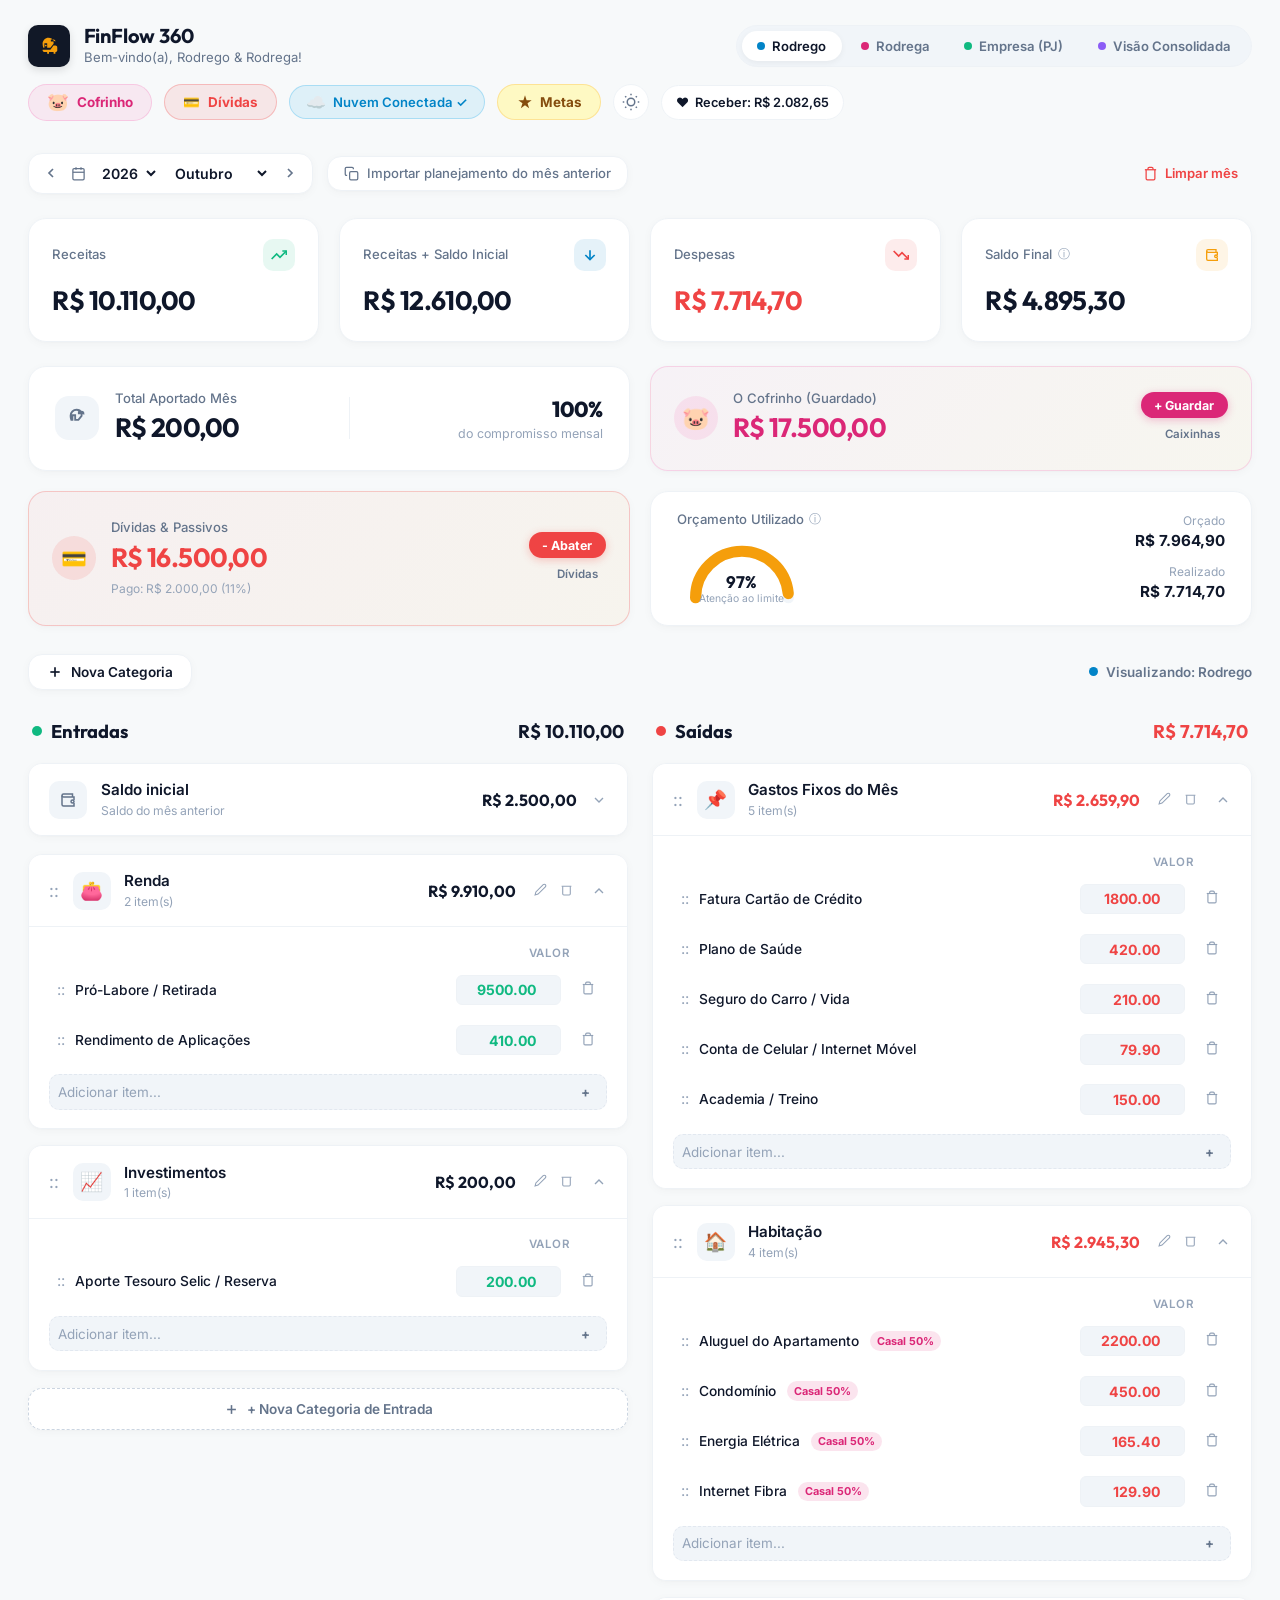
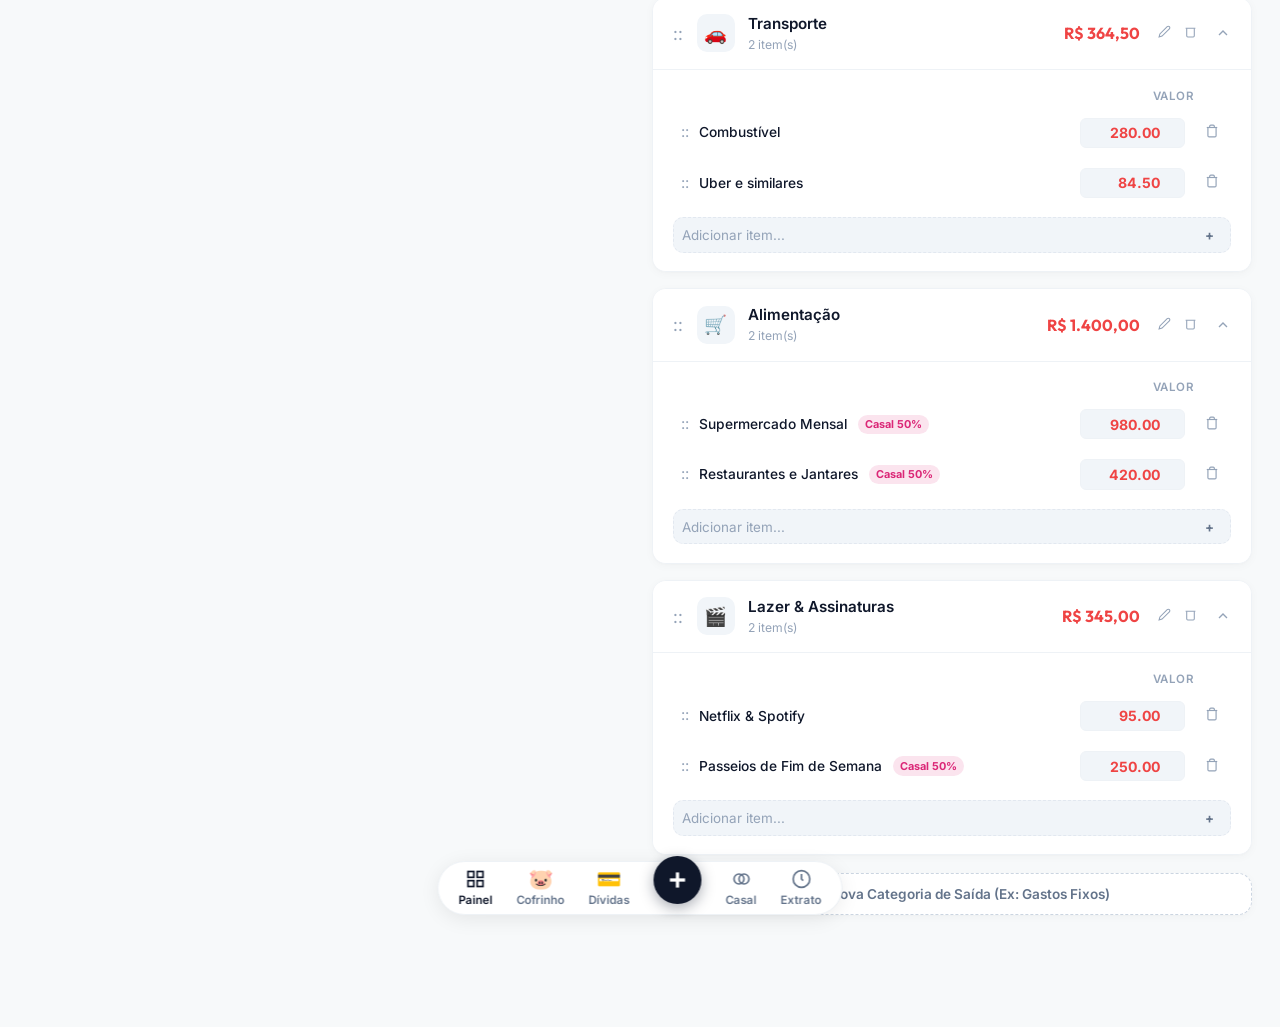
<file: index.html>
<!DOCTYPE html>
<html lang="pt-BR">
<head>
  <meta charset="UTF-8" />
  <meta name="viewport" content="width=device-width, initial-scale=1.0, maximum-scale=1.0, user-scalable=no, viewport-fit=cover" />
  <title>FinFlow 360 | Gestão Financeira Inteligente - Rodrego, Rodrega e PJ</title>
  <meta name="description" content="Dashboard financeiro inteligente com controle de orçamento orçado vs realizado, metas familiares para o casal (Rodrego & Rodrega), acerto de contas 50/50, gestão de dívidas e sincronização em nuvem." />
  <meta name="keywords" content="gestão financeira, finanças pessoais, finanças casal, orçado vs realizado, dashboard financeiro, controle de gastos, finflow 360" />
  <meta name="author" content="FinFlow 360" />
  <meta name="robots" content="index, follow" />
  <meta name="theme-color" content="#0f172a" />
  <meta name="apple-mobile-web-app-capable" content="yes" />
  <meta name="apple-mobile-web-app-status-bar-style" content="black-translucent" />

  <!-- Open Graph / Facebook -->
  <meta property="og:type" content="website" />
  <meta property="og:locale" content="pt_BR" />
  <meta property="og:site_name" content="FinFlow 360" />
  <meta property="og:title" content="FinFlow 360 | Gestão Financeira Inteligente" />
  <meta property="og:description" content="Controle financeiro completo: orçamento orçado vs realizado, metas do casal, divisão 50/50 e gestão de dívidas." />

  <!-- Twitter Card -->
  <meta name="twitter:card" content="summary_large_image" />
  <meta name="twitter:title" content="FinFlow 360 | Gestão Financeira Inteligente" />
  <meta name="twitter:description" content="Controle financeiro multi-perfil com orçamento orçado vs realizado, metas e nuvem." />

  <!-- Structured Data JSON-LD for SEO -->
  <script type="application/ld+json">
  {
    "@context": "https://schema.org",
    "@type": "WebApplication",
    "name": "FinFlow 360",
    "applicationCategory": "FinanceApplication",
    "operatingSystem": "All",
    "description": "Sistema de gestão financeira multi-perfil (Rodrego, Rodrega e PJ) com controle de orçamento orçado vs realizado, metas e acerto de contas.",
    "offers": {
      "@type": "Offer",
      "price": "0",
      "priceCurrency": "BRL"
    }
  }
  </script>

  <!-- Google Fonts: Inter & Outfit -->
  <link rel="preconnect" href="https://fonts.googleapis.com" />
  <link rel="preconnect" href="https://fonts.gstatic.com" crossorigin />
  <link href="https://fonts.googleapis.com/css2?family=Inter:wght@300;400;500;600;700;800&family=Outfit:wght@400;500;600;700;800&display=swap" rel="stylesheet" />

  <link rel="stylesheet" href="styles.css" />
</head>
<body>
  <!-- Toast Notification Container -->
  <div id="toast-container" class="toast-container" aria-live="polite"></div>

  <!-- App Container -->
  <div class="app-container">
    
    <!-- Top Header Bar (Inspired by Finavera) -->
    <header class="app-header">
      <div class="header-left">
        <!-- Piggy Bank Logo Badge -->
        <div class="brand-badge-icon" title="Painel Financeiro" aria-hidden="true">
          <svg width="22" height="22" viewBox="0 0 24 24" fill="currentColor">
            <path d="M19 7c0-1.1-.9-2-2-2h-3v2h3v2.65L13.52 14H10V9H7v5H5.82C5.4 12.84 5 11.23 5 9.5 5 5.91 7.91 3 11.5 3c2.4 0 4.5 1.3 5.6 3.2L19 7zm-7 9h1.5l3.4-4.5h2.1c1.1 0 2 .9 2 2v3.5c0 .8-.7 1.5-1.5 1.5H19v2h-2v-2h-5v2h-2v-2H6.5C5.7 18 5 17.3 5 16.5V16h7zm-3.5-3.5c.55 0 1-.45 1-1s-.45-1-1-1-1 .45-1 1 .45 1 1 1z"/>
          </svg>
        </div>
        <div class="brand-titles">
          <h1 class="header-main-title">FinFlow 360</h1>
          <span class="header-welcome" id="header-user-welcome">Bem-vindo(a), Rodrego & Rodrega!</span>
        </div>
      </div>

      <!-- Center: Profile Switcher Tabs (3 Perfis + Consolidado) -->
      <div class="profile-nav-pills" id="profile-pill-selector">
        <button class="profile-pill active" data-profile="me" id="pill-me">
          <span class="pill-dot dot-me"></span>
          <span>Rodrego</span>
        </button>
        <button class="profile-pill" data-profile="girlfriend" id="pill-girlfriend">
          <span class="pill-dot dot-gf"></span>
          <span>Rodrega</span>
        </button>
        <button class="profile-pill" data-profile="business" id="pill-business">
          <span class="pill-dot dot-biz"></span>
          <span>Empresa (PJ)</span>
        </button>
        <button class="profile-pill" data-profile="all" id="pill-all">
          <span class="pill-dot dot-all"></span>
          <span>Visão Consolidada</span>
        </button>
      </div>

      <!-- Header Right Action Buttons -->
      <div class="header-right">
        <!-- Botão Cofrinho (O famoso Porquinho) -->
        <button class="btn-cofrinho" id="btn-open-cofrinho-modal" title="Abrir Meu Cofrinho (O famoso Porquinho)">
          <span class="pig-emoji">🐷</span>
          <span>Cofrinho</span>
        </button>

        <!-- Botão Dívidas & Passivos -->
        <button class="btn-dividas-header" id="btn-header-dividas" onclick="openDividasModal()" title="Gestão de Dívidas e Parcelamentos">
          <span>💳</span>
          <span>Dívidas</span>
        </button>

        <!-- Botão Sincronização em Nuvem (Supabase) -->
        <button class="btn-cloud-sync" id="btn-open-supabase-modal" onclick="openSupabaseModal()" title="Sincronizar com o Supabase (Online para Você e sua Rodrega)">
          <span class="sync-icon" id="cloud-status-icon">☁️</span>
          <span id="cloud-status-text">Conectar Nuvem</span>
        </button>

        <button class="btn-personalizar" id="btn-open-metas-modal" title="Personalizar metas e compromisso mensal">
          <svg width="16" height="16" viewBox="0 0 24 24" fill="currentColor">
            <path d="M12 2l2.4 7.4H22l-6.2 4.5 2.4 7.4L12 16.8 5.8 21.3l2.4-7.4L2 9.4h7.6z"/>
          </svg>
          <span>Metas</span>
        </button>

        <button class="btn-ghost-icon" id="btn-toggle-theme" title="Alternar Modo Escuro / Claro">
          <svg class="theme-icon-sun" width="18" height="18" viewBox="0 0 24 24" fill="none" stroke="currentColor" stroke-width="2">
            <circle cx="12" cy="12" r="5"/><line x1="12" y1="1" x2="12" y2="3"/><line x1="12" y1="21" x2="12" y2="23"/><line x1="4.22" y1="4.22" x2="5.64" y2="5.64"/><line x1="18.36" y1="18.36" x2="19.78" y2="19.78"/><line x1="1" y1="12" x2="3" y2="12"/><line x1="21" y1="12" x2="23" y2="12"/><line x1="4.22" y1="19.78" x2="5.64" y2="18.36"/><line x1="18.36" y1="5.64" x2="19.78" y2="4.22"/>
          </svg>
        </button>

        <!-- Quick Couple Debt Badge -->
        <div class="header-couple-pill" id="header-couple-settlement-btn" title="Ver Divisão de Gastos do Casal">
          <span class="hc-heart">❤️</span>
          <span class="hc-text" id="header-couple-text">Acerto: R$ 0,00</span>
        </div>
      </div>
    </header>

    <!-- Month & Period Bar (Exact layout as Screenshot) -->
    <section class="period-bar-section">
      <div class="period-bar-left">
        <div class="period-selector-box">
          <button class="period-nav-arrow" id="btn-prev-period" title="Mês Anterior">
            <svg width="16" height="16" viewBox="0 0 24 24" fill="none" stroke="currentColor" stroke-width="2.5"><polyline points="15 18 9 12 15 6"/></svg>
          </button>
          
          <div class="period-select-group">
            <svg width="15" height="15" viewBox="0 0 24 24" fill="none" stroke="currentColor" stroke-width="2"><rect x="3" y="4" width="18" height="18" rx="2" ry="2"/><line x1="16" y1="2" x2="16" y2="6"/><line x1="8" y1="2" x2="8" y2="6"/><line x1="3" y1="10" x2="21" y2="10"/></svg>
            <select id="select-year" class="period-select">
              <option value="2025">2025</option>
              <option value="2026" selected>2026</option>
              <option value="2027">2027</option>
            </select>
          </div>

          <div class="period-select-group">
            <select id="select-month" class="period-select">
              <option value="0">Janeiro</option>
              <option value="1">Fevereiro</option>
              <option value="2">Março</option>
              <option value="3">Abril</option>
              <option value="4">Maio</option>
              <option value="5">Junho</option>
              <option value="6">Julho</option>
              <option value="7">Agosto</option>
              <option value="8">Setembro</option>
              <option value="9" selected>Outubro</option>
              <option value="10">Novembro</option>
              <option value="11">Dezembro</option>
            </select>
          </div>

          <button class="period-nav-arrow" id="btn-next-period" title="Próximo Mês">
            <svg width="16" height="16" viewBox="0 0 24 24" fill="none" stroke="currentColor" stroke-width="2.5"><polyline points="9 18 15 12 9 6"/></svg>
          </button>
        </div>

        <button class="btn-import-previous" id="btn-copy-prev-month" title="Copiar estrutura e orçamentos do mês anterior">
          <svg width="15" height="15" viewBox="0 0 24 24" fill="none" stroke="currentColor" stroke-width="2"><rect x="9" y="9" width="13" height="13" rx="2" ry="2"/><path d="M5 15H4a2 2 0 0 1-2-2V4a2 2 0 0 1 2-2h9a2 2 0 0 1 2 2v1"/></svg>
          <span>Importar planejamento do mês anterior</span>
        </button>
      </div>

      <div class="period-bar-right">
        <button class="btn-clear-month" id="btn-clear-month">
          <svg width="15" height="15" viewBox="0 0 24 24" fill="none" stroke="currentColor" stroke-width="2"><polyline points="3 6 5 6 21 6"/><path d="M19 6v14a2 2 0 0 1-2 2H7a2 2 0 0 1-2-2V6m3 0V4a2 2 0 0 1 2-2h4a2 2 0 0 1 2 2v2"/></svg>
          <span>Limpar mês</span>
        </button>
      </div>
    </section>

    <!-- Row 1: 4 Main KPI Cards (Exactly as Finavera) -->
    <section class="kpi-finavera-grid">
      <!-- Card 1: Receitas -->
      <div class="card-kpi">
        <div class="kpi-top">
          <span class="kpi-label">Receitas</span>
          <div class="kpi-badge-icon badge-inc">
            <svg width="16" height="16" viewBox="0 0 24 24" fill="none" stroke="currentColor" stroke-width="2.5"><polyline points="23 6 13.5 15.5 8.5 10.5 1 18"/><polyline points="17 6 23 6 23 12"/></svg>
          </div>
        </div>
        <div class="kpi-big-value" id="kpi-receitas">R$ 0,00</div>
      </div>

      <!-- Card 2: Receitas + Saldo Inicial -->
      <div class="card-kpi">
        <div class="kpi-top">
          <span class="kpi-label">Receitas + Saldo Inicial</span>
          <div class="kpi-badge-icon badge-initial">
            <svg width="16" height="16" viewBox="0 0 24 24" fill="none" stroke="currentColor" stroke-width="2.5"><line x1="12" y1="5" x2="12" y2="19"/><polyline points="19 12 12 19 5 12"/></svg>
          </div>
        </div>
        <div class="kpi-big-value" id="kpi-receitas-saldo">R$ 0,00</div>
      </div>

      <!-- Card 3: Despesas -->
      <div class="card-kpi">
        <div class="kpi-top">
          <span class="kpi-label">Despesas</span>
          <div class="kpi-badge-icon badge-exp">
            <svg width="16" height="16" viewBox="0 0 24 24" fill="none" stroke="currentColor" stroke-width="2.5"><polyline points="23 18 13.5 8.5 8.5 13.5 1 6"/><polyline points="17 18 23 18 23 12"/></svg>
          </div>
        </div>
        <div class="kpi-big-value value-red" id="kpi-despesas">R$ 0,00</div>
      </div>

      <!-- Card 4: Saldo Final -->
      <div class="card-kpi">
        <div class="kpi-top">
          <span class="kpi-label">Saldo Final <span class="info-circle" title="Receitas + Saldo Inicial - Despesas">ⓘ</span></span>
          <div class="kpi-badge-icon badge-wallet">
            <svg width="16" height="16" viewBox="0 0 24 24" fill="none" stroke="currentColor" stroke-width="2"><path d="M20 12V8H6a2 2 0 0 1-2-2c0-1.1.9-2 2-2h12v4"/><path d="M4 6v12c0 1.1.9 2 2 2h14v-4"/><circle cx="18" cy="14" r="2"/></svg>
          </div>
        </div>
        <div class="kpi-big-value" id="kpi-saldo-final">R$ 0,00</div>
      </div>
    </section>

    <!-- Row 2: Secondary Cards (Total Investido + O Cofrinho + Orçamento Utilizado) -->
    <section class="kpi-secondary-grid">
      <!-- Total Investido Card -->
      <div class="card-kpi card-invested">
        <div class="invested-left">
          <div class="piggy-icon-container">
            <svg width="22" height="22" viewBox="0 0 24 24" fill="none" stroke="currentColor" stroke-width="2">
              <path d="M19 7c0-1.1-.9-2-2-2h-3v2h3v2.65L13.52 14H10V9H7v5H5.82C5.4 12.84 5 11.23 5 9.5 5 5.91 7.91 3 11.5 3c2.4 0 4.5 1.3 5.6 3.2L19 7z"/>
            </svg>
          </div>
          <div class="invested-text">
            <span class="kpi-label">Total Aportado Mês</span>
            <div class="kpi-big-value" id="kpi-invested">R$ 0,00</div>
          </div>
        </div>

        <div class="invested-divider"></div>

        <div class="invested-right">
          <div class="invested-pct" id="kpi-invested-pct">0%</div>
          <span class="invested-sub">do compromisso mensal</span>
        </div>
      </div>

      <!-- Card do Cofrinho (O famoso Porquinho) -->
      <div class="card-kpi card-cofrinho" id="card-cofrinho-widget">
        <div class="cofrinho-card-left">
          <div class="piggy-circle-icon">
            <span class="pig-large">🐷</span>
          </div>
          <div class="cofrinho-info">
            <span class="kpi-label">O Cofrinho (Guardado)</span>
            <div class="kpi-big-value value-piggy" id="kpi-cofrinho-total">R$ 0,00</div>
          </div>
        </div>
        <div class="cofrinho-card-actions">
          <button class="btn-guardar-cofrinho" id="btn-quick-guardar" title="Guardar dinheiro no porquinho">
            + Guardar
          </button>
          <button class="btn-detalhes-cofrinho" id="btn-quick-ver-cofrinho" title="Ver caixinhas do porquinho">
            Caixinhas
          </button>
        </div>
      </div>

      <!-- Card de Dívidas & Passivos (Ao lado do Cofrinho) -->
      <div class="card-kpi card-dividas" id="card-dividas-widget">
        <div class="dividas-card-left">
          <div class="dividas-circle-icon">
            <span class="div-icon">💳</span>
          </div>
          <div class="dividas-info">
            <span class="kpi-label">Dívidas & Passivos</span>
            <div class="kpi-big-value value-red" id="kpi-dividas-total">R$ 0,00</div>
            <small class="dividas-sub" id="kpi-dividas-paid-sub">Pago: R$ 0,00 (0%)</small>
          </div>
        </div>
        <div class="dividas-card-actions">
          <button class="btn-abater-divida" id="btn-quick-abater-divida" onclick="openDividasModal()" title="Abater ou pagar parcela de dívida">
            - Abater
          </button>
          <button class="btn-detalhes-divida" id="btn-open-dividas-modal" onclick="openDividasModal()" title="Ver todas as dívidas e parcelamentos">
            Dívidas
          </button>
        </div>
      </div>

      <!-- Orçamento Utilizado Card (With Semicircle Gauge) -->
      <div class="card-kpi card-gauge">
        <div class="gauge-left">
          <span class="kpi-label">Orçamento Utilizado <span class="info-circle" title="Porcentagem do orçamento realizado sobre o orçado">ⓘ</span></span>
          <div class="gauge-meter-wrapper">
            <!-- SVG Semi-circle gauge -->
            <svg class="gauge-svg" viewBox="0 0 120 70">
              <path class="gauge-bg" d="M 10 60 A 50 50 0 0 1 110 60" fill="none" stroke-width="12" />
              <path id="gauge-progress-bar" class="gauge-fill" d="M 10 60 A 50 50 0 0 1 110 60" fill="none" stroke-width="12" stroke-dasharray="157" stroke-dashoffset="157" />
            </svg>
            <div class="gauge-center-text" id="gauge-label-text">
              <span id="gauge-pct-val">0%</span>
              <small id="gauge-status-sub">Adicione orçamento</small>
            </div>
          </div>
        </div>

        <div class="gauge-right">
          <div class="gauge-metric-item">
            <span class="gm-label">Orçado</span>
            <strong class="gm-val" id="kpi-total-orcado">R$ 0,00</strong>
          </div>
          <div class="gauge-metric-item">
            <span class="gm-label">Realizado</span>
            <strong class="gm-val" id="kpi-total-realizado">R$ 0,00</strong>
          </div>
        </div>
      </div>
    </section>

    <!-- Consolidated 3-Profile Comparison Bar (When 'Visão Consolidada' is selected) -->
    <section class="consolidated-row" id="consolidated-details-row" style="display: none;">
      <div class="cons-col col-me">
        <div class="cons-head">
          <span class="dot-indicator dot-me"></span>
          <h4>Rodrego</h4>
        </div>
        <div class="cons-data">
          <span>Receitas: <strong id="c-me-inc">R$ 0,00</strong></span>
          <span>Despesas: <strong id="c-me-exp" class="text-red">R$ 0,00</strong></span>
          <span>Saldo: <strong id="c-me-bal">R$ 0,00</strong></span>
        </div>
      </div>

      <div class="cons-col col-gf">
        <div class="cons-head">
          <span class="dot-indicator dot-gf"></span>
          <h4>Rodrega</h4>
        </div>
        <div class="cons-data">
          <span>Receitas: <strong id="c-gf-inc">R$ 0,00</strong></span>
          <span>Despesas: <strong id="c-gf-exp" class="text-red">R$ 0,00</strong></span>
          <span>Saldo: <strong id="c-gf-bal">R$ 0,00</strong></span>
        </div>
      </div>

      <div class="cons-col col-biz">
        <div class="cons-head">
          <span class="dot-indicator dot-biz"></span>
          <h4>Empresa (PJ)</h4>
        </div>
        <div class="cons-data">
          <span>Faturamento: <strong id="c-biz-inc">R$ 0,00</strong></span>
          <span>Custos Operacionais: <strong id="c-biz-exp" class="text-red">R$ 0,00</strong></span>
          <span>Lucro Líquido: <strong id="c-biz-bal">R$ 0,00</strong></span>
        </div>
      </div>
    </section>

    <!-- Action Bar for Categories -->
    <div class="categories-action-bar">
      <button class="btn-nova-categoria" id="btn-open-category-modal">
        <svg width="16" height="16" viewBox="0 0 24 24" fill="none" stroke="currentColor" stroke-width="2.5"><line x1="12" y1="5" x2="12" y2="19"/><line x1="5" y1="12" x2="19" y2="12"/></svg>
        <span>Nova Categoria</span>
      </button>

      <div class="profile-current-indicator">
        <span class="pci-dot" id="pci-dot"></span>
        <span class="pci-text" id="pci-label">Visualizando: Rodrego</span>
      </div>
    </div>

    <!-- Dual Column Layout: ● Entradas (Left) & ● Saídas (Right) -->
    <main class="budget-columns-grid">
      
      <!-- LEFT COLUMN: ● ENTRADAS -->
      <section class="budget-column column-entradas">
        <div class="column-header">
          <div class="column-title">
            <span class="bullet-dot bullet-green"></span>
            <h2>Entradas</h2>
          </div>
          <span class="column-total-val" id="col-entradas-total">R$ 0,00</span>
        </div>

        <!-- Initial Balance Accordion Card -->
        <div class="accordion-card" id="card-saldo-inicial">
          <div class="accordion-header" onclick="toggleAccordion('body-saldo-inicial')">
            <div class="acc-left">
              <div class="acc-icon-box">
                <svg width="18" height="18" viewBox="0 0 24 24" fill="none" stroke="currentColor" stroke-width="2"><path d="M20 12V8H6a2 2 0 0 1-2-2c0-1.1.9-2 2-2h12v4"/><path d="M4 6v12c0 1.1.9 2 2 2h14v-4"/><circle cx="18" cy="14" r="2"/></svg>
              </div>
              <div class="acc-titles">
                <span class="acc-name">Saldo inicial</span>
                <span class="acc-sub">Saldo do mês anterior</span>
              </div>
            </div>
            <div class="acc-right">
              <span class="acc-val" id="val-saldo-inicial">R$ 0,00</span>
              <svg class="acc-arrow" width="16" height="16" viewBox="0 0 24 24" fill="none" stroke="currentColor" stroke-width="2"><polyline points="6 9 12 15 18 9"/></svg>
            </div>
          </div>
          <div class="accordion-body" id="body-saldo-inicial">
            <div class="initial-balance-input-box">
              <label for="input-saldo-inicial">Definir Saldo Inicial deste mês:</label>
              <div class="ibi-row">
                <span class="ibi-prefix">R$</span>
                <input type="number" step="0.01" id="input-saldo-inicial" placeholder="0,00" />
                <button class="btn-save-inline" id="btn-save-initial-balance">Salvar</button>
              </div>
            </div>
          </div>
        </div>

        <!-- Dynamic Inflow Categories Container (Renda, Faturamento, Investimentos, etc.) -->
        <div class="categories-list" id="entradas-categories-container">
          <!-- Populated dynamically via app.js -->
        </div>

        <!-- Botão Adicionar Categoria de Entrada -->
        <button class="btn-add-column-cat" onclick="openNewCatModal('entrada')">
          <svg width="15" height="15" viewBox="0 0 24 24" fill="none" stroke="currentColor" stroke-width="2.5"><line x1="12" y1="5" x2="12" y2="19"/><line x1="5" y1="12" x2="19" y2="12"/></svg>
          <span>+ Nova Categoria de Entrada</span>
        </button>
      </section>

      <!-- RIGHT COLUMN: ● SAÍDAS -->
      <section class="budget-column column-saidas">
        <div class="column-header">
          <div class="column-title">
            <span class="bullet-dot bullet-red"></span>
            <h2>Saídas</h2>
          </div>
          <span class="column-total-val value-red" id="col-saidas-total">R$ 0,00</span>
        </div>

        <!-- Dynamic Outflow Categories Container (Habitação, Gastos Fixos, Transporte, etc.) -->
        <div class="categories-list" id="saidas-categories-container">
          <!-- Populated dynamically via app.js -->
        </div>

        <!-- Botão Adicionar Categoria de Saída -->
        <button class="btn-add-column-cat" onclick="openNewCatModal('saida')">
          <svg width="15" height="15" viewBox="0 0 24 24" fill="none" stroke="currentColor" stroke-width="2.5"><line x1="12" y1="5" x2="12" y2="19"/><line x1="5" y1="12" x2="19" y2="12"/></svg>
          <span>+ Nova Categoria de Saída (Ex: Gastos Fixos)</span>
        </button>
      </section>

    </main>

    <!-- Floating Bottom Navigation Bar (Dock as in Screenshot) -->
    <nav class="bottom-dock-nav">
      <button class="dock-btn active" id="dock-btn-painel" title="Painel Principal">
        <svg width="20" height="20" viewBox="0 0 24 24" fill="none" stroke="currentColor" stroke-width="2">
          <rect x="3" y="3" width="7" height="7"/><rect x="14" y="3" width="7" height="7"/><rect x="14" y="14" width="7" height="7"/><rect x="3" y="14" width="7" height="7"/>
        </svg>
        <span>Painel</span>
      </button>

      <button class="dock-btn" id="dock-btn-cofrinho" title="O Meu Cofrinho (Porquinho)">
        <span style="font-size: 1.25rem; line-height: 1;">🐷</span>
        <span>Cofrinho</span>
      </button>

      <button class="dock-btn" id="dock-btn-dividas" onclick="openDividasModal()" title="Área de Dívidas e Passivos">
        <span style="font-size: 1.25rem; line-height: 1;">💳</span>
        <span>Dívidas</span>
      </button>

      <!-- Center Elevated '+ Novo' Button -->
      <button class="dock-center-add-btn" id="dock-btn-novo" title="Adicionar Novo Lançamento">
        <svg width="26" height="26" viewBox="0 0 24 24" fill="none" stroke="currentColor" stroke-width="3">
          <line x1="12" y1="5" x2="12" y2="19"/><line x1="5" y1="12" x2="19" y2="12"/>
        </svg>
        <span class="dock-center-label">Novo</span>
      </button>

      <button class="dock-btn" id="dock-btn-casal" title="Acerto de Contas do Casal">
        <svg width="20" height="20" viewBox="0 0 24 24" fill="none" stroke="currentColor" stroke-width="2">
          <circle cx="9" cy="12" r="6"/><circle cx="15" cy="12" r="6"/>
        </svg>
        <span>Casal</span>
      </button>

      <button class="dock-btn" id="dock-btn-extrato" title="Extrato e Backup">
        <svg width="20" height="20" viewBox="0 0 24 24" fill="none" stroke="currentColor" stroke-width="2">
          <circle cx="12" cy="12" r="10"/><polyline points="12 6 12 12 14 14"/>
        </svg>
        <span>Extrato</span>
      </button>
    </nav>

  </div>

  <!-- ==========================================================================
       MODAL 1: Personalizar Metas (✨ Identical to Screenshot 2)
       ========================================================================== -->
  <div class="modal-backdrop" id="modal-metas" role="dialog" aria-modal="true">
    <div class="modal-dialog modal-metas-dialog">
      <div class="modal-header">
        <div class="modal-header-title">
          <svg width="18" height="18" viewBox="0 0 24 24" fill="#ca8a04">
            <path d="M12 2l2.4 7.4H22l-6.2 4.5 2.4 7.4L12 16.8 5.8 21.3l2.4-7.4L2 9.4h7.6z"/>
          </svg>
          <h3>Personalizar Metas</h3>
        </div>
        <button class="modal-close-icon" id="btn-close-metas-modal" aria-label="Fechar">✕</button>
      </div>

      <div class="modal-body metas-modal-body">
        
        <!-- Section 1: Compromisso Mensal -->
        <div class="meta-section">
          <div class="meta-section-header">
            <div class="msh-left">
              <span class="msh-icon">💰</span>
              <span>Meu compromisso mensal é poupar:</span>
            </div>
            <button class="btn-calcular-yellow" id="btn-calc-compromisso">
              <svg width="13" height="13" viewBox="0 0 24 24" fill="none" stroke="currentColor" stroke-width="2.5"><rect x="4" y="2" width="16" height="20" rx="2"/><line x1="8" y1="6" x2="16" y2="6"/><line x1="16" y1="14" x2="16" y2="18"/><path d="M16 10h.01"/><path d="M12 10h.01"/><path d="M8 10h.01"/><path d="M12 14h.01"/><path d="M8 14h.01"/><path d="M12 18h.01"/><path d="M8 18h.01"/></svg>
              Calcular
            </button>
          </div>
          <div class="meta-card-main">
            <div class="mcm-val-group">
              <span class="mcm-val" id="meta-compromisso-display">R$ 200,00</span>
              <span class="mcm-sub">por mês</span>
            </div>
            <button class="btn-meta-edit" onclick="editMetaCompromisso()" title="Editar compromisso mensal">
              <svg width="16" height="16" viewBox="0 0 24 24" fill="none" stroke="currentColor" stroke-width="2"><path d="M17 3a2.828 2.828 0 1 1 4 4L7.5 20.5 2 22l1.5-5.5L17 3z"/></svg>
            </button>
          </div>
        </div>

        <!-- Section 2: Minhas Metas Financeiras (100% Personalizadas) -->
        <div class="meta-section">
          <div class="meta-section-header">
            <div class="msh-left">
              <span class="msh-icon">🎯</span>
              <span>Minhas Metas Financeiras (Personalizadas)</span>
            </div>
            <button class="btn-inline-add" id="btn-add-custom-meta">+ Nova Meta</button>
          </div>
          
          <div class="custom-metas-list" id="custom-metas-container">
            <!-- Dynamically loaded with full edit and delete support -->
          </div>
        </div>

      </div>
      <div class="modal-footer">
        <button class="btn-primary-finavera" id="btn-save-metas-modal">Concluído</button>
      </div>
    </div>
  </div>

  <!-- ==========================================================================
       MODAL 2: Adicionar / Editar Lançamento ou Item
       ========================================================================== -->
  <div class="modal-backdrop" id="modal-item" role="dialog" aria-modal="true">
    <div class="modal-dialog">
      <div class="modal-header">
        <h3 id="modal-item-title">Novo Lançamento</h3>
        <button class="modal-close-icon" id="btn-close-item-modal">✕</button>
      </div>
      <form id="form-item">
        <input type="hidden" id="form-item-id" />
        <input type="hidden" id="form-item-cat-id" />

        <div class="modal-body form-body">
          <!-- Flow Type: Entrada vs Saída -->
          <div class="type-toggle-finavera">
            <label class="tt-option">
              <input type="radio" name="item-flow" value="saida" id="flow-saida" checked />
              <span class="tt-btn btn-saida">● Saída / Despesa</span>
            </label>
            <label class="tt-option">
              <input type="radio" name="item-flow" value="entrada" id="flow-entrada" />
              <span class="tt-btn btn-entrada">● Entrada / Receita</span>
            </label>
          </div>

          <div class="form-row">
            <div class="form-field">
              <label for="form-item-profile">Perfil *</label>
              <select id="form-item-profile" required>
                <option value="me">Rodrego</option>
                <option value="girlfriend">Rodrega</option>
                <option value="business">Empresa (PJ)</option>
              </select>
            </div>
            <div class="form-field">
              <label for="form-item-cat">Categoria *</label>
              <select id="form-item-cat" required>
                <!-- Populated dynamically -->
              </select>
            </div>
          </div>

          <div class="form-field full-width">
            <label for="form-item-name">Nome do Item / Descrição *</label>
            <input type="text" id="form-item-name" placeholder="Ex: Condomínio, Combustível, Tráfego Meta, Salário..." required />
          </div>

          <div class="form-field full-width">
            <label for="form-item-valor">Valor (R$) *</label>
            <input type="number" step="0.01" min="0" id="form-item-valor" placeholder="0,00" required />
          </div>

          <!-- Couple Expense Split Toggle -->
          <div class="form-field full-width split-box-finavera" id="couple-split-field">
            <label class="split-checkbox-label">
              <input type="checkbox" id="form-item-is-shared" />
              <span>❤️ Dividir este gasto entre o casal (50% / 50%)</span>
            </label>
            <small class="split-hint">Calcula automaticamente quem pagou e atualiza o acerto de contas do casal.</small>
          </div>
        </div>

        <div class="modal-footer">
          <button type="button" class="btn-ghost" id="btn-cancel-item-modal">Cancelar</button>
          <button type="submit" class="btn-primary-finavera">Salvar Lançamento</button>
        </div>
      </form>
    </div>
  </div>

  <!-- ==========================================================================
       MODAL 3: Nova Categoria
       ========================================================================== -->
  <div class="modal-backdrop" id="modal-new-cat" role="dialog" aria-modal="true">
    <div class="modal-dialog modal-sm">
      <div class="modal-header">
        <h3>+ Nova Categoria</h3>
        <button class="modal-close-icon" id="btn-close-new-cat">✕</button>
      </div>
      <form id="form-new-cat">
        <div class="modal-body form-body">
          <div class="form-field full-width">
            <label>Tipo de Fluxo</label>
            <select id="new-cat-flow">
              <option value="saida">Saída (Despesa / Gastos Fixos)</option>
              <option value="entrada">Entrada (Receita)</option>
            </select>
          </div>

          <div class="form-field full-width">
            <label>Perfil</label>
            <select id="new-cat-profile">
              <option value="me">Rodrego</option>
              <option value="girlfriend">Rodrega</option>
              <option value="business">Empresa (PJ)</option>
            </select>
          </div>

          <div class="form-field full-width">
            <label>Nome da Categoria *</label>
            <input type="text" id="new-cat-name" placeholder="Ex: Gastos Fixos, Assinaturas, Lojas Online..." required />
          </div>

          <div class="form-field full-width">
            <label>Escolha um Ícone / Emoji</label>
            <div class="emoji-quick-picker" id="emoji-quick-picker">
              <button type="button" class="emoji-chip active" onclick="selectCatEmoji('📌')">📌</button>
              <button type="button" class="emoji-chip" onclick="selectCatEmoji('🔒')">🔒</button>
              <button type="button" class="emoji-chip" onclick="selectCatEmoji('💳')">💳</button>
              <button type="button" class="emoji-chip" onclick="selectCatEmoji('🏥')">🏥</button>
              <button type="button" class="emoji-chip" onclick="selectCatEmoji('🏠')">🏠</button>
              <button type="button" class="emoji-chip" onclick="selectCatEmoji('🚗')">🚗</button>
              <button type="button" class="emoji-chip" onclick="selectCatEmoji('🛒')">🛒</button>
              <button type="button" class="emoji-chip" onclick="selectCatEmoji('🎬')">🎬</button>
              <button type="button" class="emoji-chip" onclick="selectCatEmoji('📚')">📚</button>
              <button type="button" class="emoji-chip" onclick="selectCatEmoji('✨')">✨</button>
              <button type="button" class="emoji-chip" onclick="selectCatEmoji('💼')">💼</button>
              <button type="button" class="emoji-chip" onclick="selectCatEmoji('⚡')">⚡</button>
              <button type="button" class="emoji-chip" onclick="selectCatEmoji('📱')">📱</button>
              <button type="button" class="emoji-chip" onclick="selectCatEmoji('🐾')">🐾</button>
              <button type="button" class="emoji-chip" onclick="selectCatEmoji('✈️')">✈️</button>
            </div>
            <input type="hidden" id="new-cat-icon" value="📌" />
          </div>
        </div>
        <div class="modal-footer">
          <button type="button" class="btn-ghost" id="btn-cancel-new-cat">Cancelar</button>
          <button type="submit" class="btn-primary-finavera">Criar Categoria</button>
        </div>
      </form>
    </div>
  </div>

  <!-- ==========================================================================
       MODAL: O Cofrinho (O famoso Porquinho & Caixinhas)
       ========================================================================== -->
  <div class="modal-backdrop" id="modal-cofrinho" role="dialog" aria-modal="true">
    <div class="modal-dialog modal-cofrinho-dialog">
      <div class="modal-header">
        <div class="modal-header-title">
          <span style="font-size: 1.4rem;">🐷</span>
          <h3>O Cofrinho (Meu Porquinho)</h3>
        </div>
        <button class="modal-close-icon" id="btn-close-cofrinho-modal">✕</button>
      </div>
      <div class="modal-body cofrinho-modal-body">
        <!-- Big Piggy Balance Card -->
        <div class="cofrinho-hero-card">
          <div class="chc-left">
            <span class="chc-sub">Total Acumulado no Porquinho</span>
            <div class="chc-amount" id="modal-cofrinho-total">R$ 0,00</div>
            <span class="chc-badge" id="modal-cofrinho-profile-label">Perfil Ativo: Rodrego</span>
          </div>
          <div class="chc-pig-illustration">
            <span>🐖</span>
          </div>
        </div>

        <!-- Quick Deposit / Withdraw Form -->
        <div class="cofrinho-action-box">
          <div class="cab-header">
            <strong>Movimentar Porquinho</strong>
            <small>Guarde ou resgate valores a qualquer momento</small>
          </div>
          <div class="cab-inputs">
            <select id="cofrinho-target-select">
              <!-- Populated dynamically -->
            </select>
            <div class="cab-row">
              <span class="ibi-prefix">R$</span>
              <input type="number" step="0.01" min="0.01" id="cofrinho-action-amount" placeholder="0,00" />
              <button class="btn-pig-deposit" id="btn-action-guardar">+ Guardar</button>
              <button class="btn-pig-withdraw" id="btn-action-resgatar">- Resgatar</button>
            </div>
          </div>
        </div>

        <!-- Caixinhas List -->
        <div class="caixinhas-header">
          <h4>Minhas Caixinhas & Metas do Cofrinho</h4>
          <button class="btn-inline-add" id="btn-create-caixinha">+ Nova Caixinha</button>
        </div>

        <div class="caixinhas-list" id="caixinhas-container">
          <!-- Populated dynamically via app.js -->
        </div>
      </div>
      <div class="modal-footer">
        <button type="button" class="btn-primary-finavera" id="btn-close-cofrinho-btn">Fechar</button>
      </div>
    </div>
  </div>

  <!-- ==========================================================================
       MODAL: Gestão de Dívidas & Passivos
       ========================================================================== -->
  <div class="modal-backdrop" id="modal-dividas" role="dialog" aria-modal="true">
    <div class="modal-dialog modal-dividas-dialog">
      <div class="modal-header">
        <div class="modal-header-title">
          <span style="font-size: 1.4rem;">💳</span>
          <h3>Dívidas & Passivos</h3>
        </div>
        <button class="modal-close-icon" id="btn-close-dividas-modal" onclick="closeDividasModal()">✕</button>
      </div>
      <div class="modal-body dividas-modal-body">
        <!-- KPIs de Dívidas -->
        <div class="dividas-kpi-row">
          <div class="div-kpi-card">
            <span class="div-kpi-label">Saldo Devedor</span>
            <strong id="div-total-restante">R$ 0,00</strong>
          </div>
          <div class="div-kpi-card">
            <span class="div-kpi-label">Total Pago</span>
            <strong id="div-total-pago">R$ 0,00</strong>
          </div>
          <div class="div-kpi-card">
            <span class="div-kpi-label">Mensalidade Total</span>
            <strong id="div-mensalidade-total">R$ 0,00</strong>
          </div>
        </div>

        <!-- Formulário Rápido para Abater / Amortizar -->
        <div class="dividas-action-box">
          <div class="dab-header">
            <strong>⬇️ Abater Parcela ou Pagamento</strong>
            <small>Selecione a dívida e o valor para amortizar</small>
          </div>
          <div class="dab-inputs">
            <select id="select-divida-abater">
              <!-- Populated dynamically -->
            </select>
            <div class="dab-row">
              <span class="ibi-prefix">R$</span>
              <input type="number" step="0.01" min="0.01" id="input-abatimento-valor" placeholder="0,00" />
              <button class="btn-divida-pay" id="btn-action-abater-divida" onclick="handleAbaterDivida()">Abater Valor</button>
            </div>
          </div>
        </div>

        <!-- Lista de Dívidas -->
        <div class="dividas-list-header">
          <h4>Minhas Dívidas & Parcelamentos</h4>
          <button class="btn-inline-add" id="btn-create-divida" onclick="handleCreateDivida()">+ Nova Dívida</button>
        </div>

        <div id="dividas-list-container">
          <!-- Populated dynamically via app.js -->
        </div>
      </div>
      <div class="modal-footer">
        <button type="button" class="btn-primary-finavera" id="btn-close-dividas-btn" onclick="closeDividasModal()">Fechar</button>
      </div>
    </div>
  </div>


  <!-- ==========================================================================
       MODAL 4: Acerto de Contas do Casal
       ========================================================================== -->
  <div class="modal-backdrop" id="modal-couple" role="dialog" aria-modal="true">
    <div class="modal-dialog">
      <div class="modal-header">
        <div class="modal-header-title">
          <span>❤️</span>
          <h3>Divisão de Gastos do Casal</h3>
        </div>
        <button class="modal-close-icon" id="btn-close-couple-modal">✕</button>
      </div>
      <div class="modal-body couple-modal-body">
        <div class="couple-summary-card">
          <div class="csc-row">
            <span>Total Compartilhado no Mês:</span>
            <strong id="couple-total-shared">R$ 0,00</strong>
          </div>
          <div class="csc-row">
            <span>Pago por Você:</span>
            <span id="couple-paid-me" class="color-blue">R$ 0,00</span>
          </div>
          <div class="csc-row">
            <span>Pago pela Rodrega:</span>
            <span id="couple-paid-gf" class="color-pink">R$ 0,00</span>
          </div>
          <hr class="csc-divider" />
          <div class="csc-verdict-box" id="couple-verdict-box">
            <span class="verdict-title">Balanço do Acerto:</span>
            <span class="verdict-value" id="couple-verdict-msg">Calculando...</span>
          </div>
        </div>

        <h4 class="couple-list-title">Itens divididos neste mês:</h4>
        <div class="couple-shared-items" id="couple-shared-items-list">
          <!-- Populated dynamically -->
        </div>
      </div>
      <div class="modal-footer">
        <button type="button" class="btn-primary-finavera" id="btn-close-couple-btn">Entendido</button>
      </div>
    </div>
  </div>

  <!-- ==========================================================================
       MODAL 5: Extrato & Backup de Dados
       ========================================================================== -->
  <div class="modal-backdrop" id="modal-extrato" role="dialog" aria-modal="true">
    <div class="modal-dialog modal-lg">
      <div class="modal-header">
        <h3>Extrato & Gerenciamento de Dados</h3>
        <button class="modal-close-icon" id="btn-close-extrato">✕</button>
      </div>
      <div class="modal-body">
        <div class="extrato-tools-bar">
          <button class="btn-finavera-outline" id="btn-export-csv">
            <svg width="15" height="15" viewBox="0 0 24 24" fill="none" stroke="currentColor" stroke-width="2"><path d="M21 15v4a2 2 0 0 1-2 2H5a2 2 0 0 1-2-2v-4"/><polyline points="7 10 12 15 17 10"/><line x1="12" y1="15" x2="12" y2="3"/></svg>
            Exportar CSV (Excel)
          </button>
          <button class="btn-finavera-outline" id="btn-backup-json">
            <svg width="15" height="15" viewBox="0 0 24 24" fill="none" stroke="currentColor" stroke-width="2"><path d="M21 15v4a2 2 0 0 1-2 2H5a2 2 0 0 1-2-2v-4"/><polyline points="7 10 12 15 17 10"/><line x1="12" y1="15" x2="12" y2="3"/></svg>
            Baixar Backup (JSON)
          </button>
          <button class="btn-finavera-outline" id="btn-restore-json-trigger">
            <svg width="15" height="15" viewBox="0 0 24 24" fill="none" stroke="currentColor" stroke-width="2"><path d="M21 15v4a2 2 0 0 1-2 2H5a2 2 0 0 1-2-2v-4"/><polyline points="17 8 12 3 7 8"/><line x1="12" y1="3" x2="12" y2="15"/></svg>
            Restaurar Backup
          </button>
          <input type="file" id="input-restore-json" accept=".json" style="display: none;" />
        </div>

        <div class="table-container-extrato">
          <table class="finavera-table" id="extrato-table">
            <thead>
              <tr>
                <th>Perfil</th>
                <th>Tipo</th>
                <th>Categoria</th>
                <th>Item</th>
                <th>Orçado</th>
                <th>Realizado</th>
                <th>Dividido</th>
                <th width="70">Ações</th>
              </tr>
            </thead>
            <tbody id="extrato-table-body">
              <!-- Dynamically populated -->
            </tbody>
          </table>
        </div>
      </div>
      <div class="modal-footer">
        <button class="btn-primary-finavera" id="btn-close-extrato-btn">Fechar</button>
      </div>
    </div>
  </div>

  <!-- ==========================================================================
       MODAL: Configurar Sincronização com Supabase (Nuvem)
       ========================================================================== -->
  <div class="modal-backdrop" id="modal-supabase" role="dialog" aria-modal="true">
    <div class="modal-dialog modal-supabase-dialog">
      <div class="modal-header">
        <div class="modal-header-title">
          <span style="font-size:1.4rem;">☁️</span>
          <h3>Sincronização em Nuvem</h3>
        </div>
        <button class="modal-close-icon" id="btn-close-supabase-modal" onclick="closeSupabaseModal()">✕</button>
      </div>
      <div class="modal-body" style="padding: 1.5rem;">
        <div class="supabase-info-box">
          <p>📌 <strong>Como funciona:</strong> configure um banco <a href="https://supabase.com" target="_blank" rel="noopener">Supabase</a> gratuito e os dados serão salvos automaticamente na nuvem. Você e a Rodrega acessam e editam tudo em tempo real de qualquer dispositivo!</p>
        </div>

        <div class="form-row" style="margin-top: 1rem;">
          <label class="form-label">URL do Projeto Supabase</label>
          <input type="url" id="input-supabase-url" class="form-input" placeholder="https://xxxxxxxxxxxx.supabase.co" autocomplete="off" />
        </div>
        <div class="form-row" style="margin-top: 0.8rem;">
          <label class="form-label">API Key (anon public)</label>
          <input type="password" id="input-supabase-key" class="form-input" placeholder="eyJhbGciOiJIUzI1NiIsInR5cCI6IkpXVCJ9..." autocomplete="off" />
        </div>
        <div class="form-row" style="margin-top: 0.8rem;">
          <label class="form-label">ID da Sessão Compartilhada</label>
          <input type="text" id="input-supabase-uid" class="form-input" placeholder="shared (padrão — mesmo ID para vocês dois)" autocomplete="off" />
          <small style="color: var(--text-muted); font-size: 0.78rem; margin-top: 0.25rem; display: block;">Use o mesmo ID nos dois dispositivos para compartilhar os dados.</small>
        </div>

        <div style="margin-top: 1.2rem; background: var(--bg-card); border-radius: 8px; padding: 1rem; font-size: 0.82rem; color: var(--text-muted);">
          <strong>📋 Passo a passo Supabase:</strong><br/>
          1. Acesse <a href="https://supabase.com" target="_blank">supabase.com</a> e crie uma conta grátis<br/>
          2. Crie um novo projeto<br/>
          3. No SQL Editor, execute: <code>CREATE TABLE finflow_state (id text PRIMARY KEY, data jsonb, metas jsonb, dividas jsonb, updated_at timestamptz);</code><br/>
          4. Copie a URL e API Key das Configurações do projeto<br/>
        </div>

        <div style="margin-top: 1rem; display: flex; gap: 0.75rem;">
          <button class="btn-primary-finavera" id="btn-save-supabase" onclick="handleSaveSupabaseConfig()">💾 Salvar & Conectar</button>
          <button class="btn-ghost-sm" id="btn-sync-now" onclick="handleSyncNow()">🔄 Buscar da Nuvem</button>
        </div>
      </div>
    </div>
  </div>

  <!-- App Logic -->
  <script src="app.js"></script>

</body>
</html>
</file>
<file: styles.css>
/* ==========================================================================
   Finavera-Inspired Financial Dashboard - Stylesheet
   ========================================================================== */

:root {
  /* Fonts */
  --font-sans: 'Inter', -apple-system, BlinkMacSystemFont, 'Segoe UI', Roboto, sans-serif;
  --font-display: 'Outfit', var(--font-sans);

  /* Light Theme (Finavera Aesthetic) */
  --bg-app: #f7f9fa;
  --bg-surface: #ffffff;
  --bg-surface-subtle: #f8fafc;
  --bg-surface-elevated: #f1f5f9;
  --bg-input: #f1f5f9;
  
  --border-light: #eef2f6;
  --border-subtle: #e2e8f0;
  --border-hover: #cbd5e1;
  
  --text-main: #0f172a;
  --text-secondary: #64748b;
  --text-muted: #94a3b8;

  /* Accent & Functional Colors */
  --color-green: #10b981;
  --color-green-light: #ecfdf5;
  --color-red: #ef4444;
  --color-red-light: #fef2f2;
  --color-yellow: #f59e0b;
  --color-yellow-light: #fef9c3;
  --color-yellow-dark: #854d0e;
  --color-blue: #0284c7;
  --color-pink: #db2777;
  --color-purple: #8b5cf6;

  /* Shadows & Radius */
  --radius-xs: 6px;
  --radius-sm: 10px;
  --radius-md: 14px;
  --radius-lg: 18px;
  --radius-xl: 24px;
  --radius-full: 9999px;

  --shadow-card: 0 2px 10px rgba(0, 0, 0, 0.03), 0 1px 3px rgba(0, 0, 0, 0.02);
  --shadow-elevated: 0 10px 25px -5px rgba(0, 0, 0, 0.06), 0 8px 10px -6px rgba(0, 0, 0, 0.04);
  --shadow-dock: 0 4px 20px rgba(0, 0, 0, 0.08);

  --transition-fast: 150ms ease;
  --transition-normal: 250ms ease;
}

/* Dark Theme Overrides */
[data-theme="dark"] {
  --bg-app: #090d16;
  --bg-surface: #111827;
  --bg-surface-subtle: #172033;
  --bg-surface-elevated: #1e293b;
  --bg-input: #1a2436;
  
  --border-light: rgba(255, 255, 255, 0.07);
  --border-subtle: rgba(255, 255, 255, 0.12);
  --border-hover: rgba(255, 255, 255, 0.22);
  
  --text-main: #f8fafc;
  --text-secondary: #94a3b8;
  --text-muted: #64748b;

  --color-green-light: rgba(16, 185, 129, 0.15);
  --color-red-light: rgba(239, 68, 68, 0.15);
  --color-yellow-light: rgba(245, 158, 11, 0.15);
  --color-yellow-dark: #fbbf24;

  --shadow-card: 0 4px 12px rgba(0, 0, 0, 0.25);
  --shadow-elevated: 0 14px 30px rgba(0, 0, 0, 0.4);
  --shadow-dock: 0 8px 24px rgba(0, 0, 0, 0.45);
}

/* Base Reset */
*, *::before, *::after {
  box-sizing: border-box;
  margin: 0;
  padding: 0;
}

body {
  font-family: var(--font-sans);
  background-color: var(--bg-app);
  color: var(--text-main);
  min-height: 100vh;
  line-height: 1.5;
  -webkit-font-smoothing: antialiased;
  padding-bottom: 90px; /* Space for floating bottom dock */
}

button, input, select, textarea {
  font-family: inherit;
  color: inherit;
  touch-action: manipulation;
}

button {
  cursor: pointer;
  border: none;
  background: none;
  user-select: none;
}

/* GPU Layer optimizations for smooth scrolling and instant clicks */
.app-container, .card-kpi, .accordion-card, .modal-dialog, .dock-container {
  transform: translateZ(0);
}

/* ==========================================================================
   App Container & Header (Finavera Aesthetic)
   ========================================================================== */
.app-container {
  max-width: 1280px;
  margin: 0 auto;
  padding: 1.5rem 1.75rem;
  display: flex;
  flex-direction: column;
  gap: 1.5rem;
}

.app-header {
  display: flex;
  align-items: center;
  justify-content: space-between;
  flex-wrap: wrap;
  gap: 1rem;
  padding-bottom: 0.5rem;
}

.header-left {
  display: flex;
  align-items: center;
  gap: 0.85rem;
}

.brand-badge-icon {
  width: 42px;
  height: 42px;
  border-radius: var(--radius-sm);
  background-color: #111827;
  color: #f59e0b;
  display: flex;
  align-items: center;
  justify-content: center;
  box-shadow: 0 3px 8px rgba(0, 0, 0, 0.12);
}

[data-theme="dark"] .brand-badge-icon {
  background-color: #1e293b;
  border: 1px solid rgba(255, 255, 255, 0.1);
}

.brand-titles {
  display: flex;
  flex-direction: column;
}

.header-main-title {
  font-family: var(--font-display);
  font-size: 1.25rem;
  font-weight: 700;
  letter-spacing: -0.01em;
  line-height: 1.2;
}

.header-welcome {
  font-size: 0.82rem;
  color: var(--text-secondary);
}

/* Profile Switcher Pills (Top Center) */
.profile-nav-pills {
  display: flex;
  align-items: center;
  background: var(--bg-surface-elevated);
  padding: 0.3rem;
  border-radius: var(--radius-full);
  gap: 0.25rem;
  border: 1px solid var(--border-light);
}

.profile-pill {
  display: flex;
  align-items: center;
  gap: 0.45rem;
  padding: 0.45rem 0.95rem;
  border-radius: var(--radius-full);
  font-size: 0.82rem;
  font-weight: 600;
  color: var(--text-secondary);
  transition: all var(--transition-fast);
}

.profile-pill:hover {
  color: var(--text-main);
}

.profile-pill.active {
  background: var(--bg-surface);
  color: var(--text-main);
  box-shadow: 0 2px 6px rgba(0, 0, 0, 0.05);
}

.pill-dot {
  width: 8px;
  height: 8px;
  border-radius: var(--radius-full);
}

.dot-me { background-color: var(--color-blue); }
.dot-gf { background-color: var(--color-pink); }
.dot-biz { background-color: var(--color-green); }
.dot-all { background-color: var(--color-purple); }

/* Header Right Actions */
.header-right {
  display: flex;
  align-items: center;
  gap: 0.75rem;
}

.btn-personalizar {
  display: inline-flex;
  align-items: center;
  gap: 0.45rem;
  background-color: var(--color-yellow-light);
  color: var(--color-yellow-dark);
  font-size: 0.84rem;
  font-weight: 700;
  padding: 0.55rem 1.15rem;
  border-radius: var(--radius-full);
  border: 1px solid rgba(245, 158, 11, 0.25);
  transition: all var(--transition-fast);
}

.btn-personalizar:hover {
  transform: translateY(-1px);
  filter: brightness(0.97);
}

.btn-ghost-icon {
  width: 36px;
  height: 36px;
  border-radius: var(--radius-full);
  display: flex;
  align-items: center;
  justify-content: center;
  color: var(--text-secondary);
  background: var(--bg-surface);
  border: 1px solid var(--border-light);
  transition: all var(--transition-fast);
}

.btn-ghost-icon:hover {
  color: var(--text-main);
  background: var(--bg-surface-elevated);
}

.header-couple-pill {
  display: inline-flex;
  align-items: center;
  gap: 0.4rem;
  padding: 0.45rem 0.85rem;
  background: var(--bg-surface);
  border: 1px solid var(--border-light);
  border-radius: var(--radius-full);
  font-size: 0.8rem;
  font-weight: 600;
  cursor: pointer;
  transition: all var(--transition-fast);
}

.header-couple-pill:hover {
  border-color: var(--color-pink);
  box-shadow: 0 2px 8px rgba(219, 39, 119, 0.12);
}

/* ==========================================================================
   Period Selector Bar (Finavera Style)
   ========================================================================== */
.period-bar-section {
  display: flex;
  align-items: center;
  justify-content: space-between;
  flex-wrap: wrap;
  gap: 1rem;
}

.period-bar-left {
  display: flex;
  align-items: center;
  gap: 0.85rem;
  flex-wrap: wrap;
}

.period-selector-box {
  display: flex;
  align-items: center;
  background: var(--bg-surface);
  border: 1px solid var(--border-light);
  border-radius: var(--radius-md);
  padding: 0.35rem 0.5rem;
  gap: 0.4rem;
  box-shadow: var(--shadow-card);
}

.period-nav-arrow {
  display: flex;
  align-items: center;
  justify-content: center;
  width: 28px;
  height: 28px;
  border-radius: var(--radius-xs);
  color: var(--text-secondary);
  transition: all var(--transition-fast);
}

.period-nav-arrow:hover {
  background: var(--bg-surface-elevated);
  color: var(--text-main);
}

.period-select-group {
  display: flex;
  align-items: center;
  gap: 0.35rem;
  color: var(--text-secondary);
}

.period-select {
  border: none;
  background: transparent;
  font-size: 0.88rem;
  font-weight: 600;
  color: var(--text-main);
  outline: none;
  cursor: pointer;
  padding: 0.2rem 0.35rem;
}

.btn-import-previous {
  display: inline-flex;
  align-items: center;
  gap: 0.5rem;
  background: var(--bg-surface);
  border: 1px solid var(--border-light);
  border-radius: var(--radius-md);
  padding: 0.55rem 1rem;
  font-size: 0.82rem;
  font-weight: 500;
  color: var(--text-secondary);
  box-shadow: var(--shadow-card);
  transition: all var(--transition-fast);
}

.btn-import-previous:hover {
  color: var(--text-main);
  border-color: var(--border-hover);
}

.btn-clear-month {
  display: inline-flex;
  align-items: center;
  gap: 0.45rem;
  color: var(--color-red);
  font-size: 0.82rem;
  font-weight: 600;
  padding: 0.5rem 0.85rem;
  border-radius: var(--radius-sm);
  transition: all var(--transition-fast);
}

.btn-clear-month:hover {
  background: var(--color-red-light);
}

/* ==========================================================================
   KPI Row 1: 4 Main Cards (Receitas, Receitas+Saldo, Despesas, Saldo Final)
   ========================================================================== */
.kpi-finavera-grid {
  display: grid;
  grid-template-columns: repeat(4, 1fr);
  gap: 1.25rem;
}

@media (max-width: 992px) {
  .kpi-finavera-grid {
    grid-template-columns: repeat(2, 1fr);
  }
}

@media (max-width: 540px) {
  .kpi-finavera-grid {
    grid-template-columns: 1fr;
  }
}

.card-kpi {
  background: var(--bg-surface);
  border: 1px solid var(--border-light);
  border-radius: var(--radius-lg);
  padding: 1.25rem 1.45rem;
  box-shadow: var(--shadow-card);
  display: flex;
  flex-direction: column;
  gap: 0.65rem;
  transition: transform var(--transition-fast), box-shadow var(--transition-fast);
}

.card-kpi:hover {
  transform: translateY(-2px);
  box-shadow: var(--shadow-elevated);
}

.kpi-top {
  display: flex;
  align-items: center;
  justify-content: space-between;
}

.kpi-label {
  font-size: 0.82rem;
  font-weight: 500;
  color: var(--text-secondary);
  display: flex;
  align-items: center;
  gap: 0.35rem;
}

.info-circle {
  font-size: 0.72rem;
  color: var(--text-muted);
  cursor: help;
}

.kpi-badge-icon {
  width: 32px;
  height: 32px;
  border-radius: var(--radius-sm);
  display: flex;
  align-items: center;
  justify-content: center;
  background: var(--bg-surface-elevated);
  color: var(--text-secondary);
}

.badge-inc { background: rgba(16, 185, 129, 0.1); color: var(--color-green); }
.badge-initial { background: rgba(2, 132, 199, 0.1); color: var(--color-blue); }
.badge-exp { background: rgba(239, 68, 68, 0.1); color: var(--color-red); }
.badge-wallet { background: rgba(245, 158, 11, 0.1); color: var(--color-yellow); }

.kpi-big-value {
  font-family: var(--font-display);
  font-size: 1.65rem;
  font-weight: 700;
  letter-spacing: -0.02em;
  color: var(--text-main);
}

.value-red {
  color: var(--color-red) !important;
}

/* ==========================================================================
   KPI Row 2: Total Investido & Orçamento Utilizado (Gauge)
   ========================================================================== */
.kpi-secondary-grid {
  display: grid;
  grid-template-columns: 1fr 1fr;
  gap: 1.25rem;
}

@media (max-width: 820px) {
  .kpi-secondary-grid {
    grid-template-columns: 1fr;
  }
}

.card-invested {
  flex-direction: row;
  align-items: center;
  justify-content: space-between;
  padding: 1.35rem 1.6rem;
}

.invested-left {
  display: flex;
  align-items: center;
  gap: 1rem;
}

.piggy-icon-container {
  width: 44px;
  height: 44px;
  border-radius: var(--radius-md);
  background: var(--bg-surface-elevated);
  display: flex;
  align-items: center;
  justify-content: center;
  color: var(--text-secondary);
}

.invested-text {
  display: flex;
  flex-direction: column;
}

.invested-divider {
  width: 1px;
  height: 42px;
  background: var(--border-light);
}

.invested-right {
  display: flex;
  flex-direction: column;
  align-items: flex-end;
}

.invested-pct {
  font-family: var(--font-display);
  font-size: 1.35rem;
  font-weight: 800;
  color: var(--text-main);
}

.invested-sub {
  font-size: 0.78rem;
  color: var(--text-muted);
}

/* Gauge Card */
.card-gauge {
  flex-direction: row;
  align-items: center;
  justify-content: space-between;
  padding: 1.15rem 1.6rem;
  gap: 1rem;
}

.gauge-left {
  display: flex;
  flex-direction: column;
  gap: 0.5rem;
}

.gauge-meter-wrapper {
  position: relative;
  width: 130px;
  height: 65px;
  margin-top: 0.25rem;
}

.gauge-svg {
  width: 100%;
  height: 100%;
  overflow: visible;
}

.gauge-bg {
  stroke: var(--bg-surface-elevated);
  stroke-linecap: round;
}

.gauge-fill {
  stroke: var(--color-green);
  stroke-linecap: round;
  transition: stroke-dashoffset 0.6s ease, stroke 0.3s ease;
}

.gauge-center-text {
  position: absolute;
  bottom: 0;
  left: 0;
  right: 0;
  text-align: center;
  display: flex;
  flex-direction: column;
}

#gauge-pct-val {
  font-family: var(--font-display);
  font-size: 1.05rem;
  font-weight: 700;
  line-height: 1;
}

#gauge-status-sub {
  font-size: 0.65rem;
  color: var(--text-muted);
}

.gauge-right {
  display: flex;
  flex-direction: column;
  gap: 0.65rem;
  text-align: right;
}

.gauge-metric-item {
  display: flex;
  flex-direction: column;
}

.gm-label {
  font-size: 0.75rem;
  color: var(--text-muted);
}

.gm-val {
  font-size: 0.95rem;
  font-weight: 700;
  color: var(--text-main);
}

/* Consolidated 3-Profile Details Row */
.consolidated-row {
  display: grid;
  grid-template-columns: repeat(3, 1fr);
  gap: 1.25rem;
  background: var(--bg-surface);
  border: 1px solid var(--border-light);
  border-radius: var(--radius-lg);
  padding: 1.25rem 1.5rem;
  box-shadow: var(--shadow-card);
}

@media (max-width: 768px) {
  .consolidated-row {
    grid-template-columns: 1fr;
  }
}

.cons-col {
  display: flex;
  flex-direction: column;
  gap: 0.5rem;
}

.cons-head {
  display: flex;
  align-items: center;
  gap: 0.5rem;
  font-size: 0.95rem;
  font-weight: 700;
}

.cons-data {
  display: flex;
  flex-direction: column;
  gap: 0.25rem;
  font-size: 0.85rem;
  color: var(--text-secondary);
}

.text-red { color: var(--color-red) !important; }
.color-blue { color: var(--color-blue); font-weight: 700; }
.color-pink { color: var(--color-pink); font-weight: 700; }

/* Categories Action Bar */
.categories-action-bar {
  display: flex;
  align-items: center;
  justify-content: space-between;
  padding: 0.25rem 0;
}

.btn-nova-categoria {
  display: inline-flex;
  align-items: center;
  gap: 0.45rem;
  background: var(--bg-surface);
  border: 1px solid var(--border-light);
  border-radius: var(--radius-md);
  padding: 0.55rem 1.15rem;
  font-size: 0.85rem;
  font-weight: 600;
  color: var(--text-main);
  box-shadow: var(--shadow-card);
  transition: all var(--transition-fast);
}

.btn-nova-categoria:hover {
  background: var(--bg-surface-elevated);
  transform: translateY(-1px);
}

.profile-current-indicator {
  display: flex;
  align-items: center;
  gap: 0.5rem;
  font-size: 0.84rem;
  font-weight: 600;
  color: var(--text-secondary);
}

.pci-dot {
  width: 9px;
  height: 9px;
  border-radius: var(--radius-full);
  background-color: var(--color-blue);
}

/* ==========================================================================
   Dual Column Budget Breakdown: ● Entradas & ● Saídas
   ========================================================================== */
.budget-columns-grid {
  display: grid;
  grid-template-columns: 1fr 1fr;
  gap: 1.5rem;
  align-items: start;
}

@media (max-width: 900px) {
  .budget-columns-grid {
    grid-template-columns: 1fr;
  }
}

.budget-column {
  display: flex;
  flex-direction: column;
  gap: 1.1rem;
}

.column-header {
  display: flex;
  align-items: center;
  justify-content: space-between;
  padding: 0 0.25rem;
}

.column-title {
  display: flex;
  align-items: center;
  gap: 0.55rem;
}

.column-title h2 {
  font-family: var(--font-display);
  font-size: 1.15rem;
  font-weight: 700;
}

.bullet-dot {
  width: 10px;
  height: 10px;
  border-radius: var(--radius-full);
}

.bullet-green { background-color: var(--color-green); }
.bullet-red { background-color: var(--color-red); }

.column-total-val {
  font-family: var(--font-display);
  font-size: 1.15rem;
  font-weight: 700;
}

/* Categories List */
.categories-list {
  display: flex;
  flex-direction: column;
  gap: 1rem;
}

/* ==========================================================================
   Accordion Category Cards (Finavera Style)
   ========================================================================== */
.accordion-card {
  background: var(--bg-surface);
  border: 1px solid var(--border-light);
  border-radius: var(--radius-md);
  box-shadow: var(--shadow-card);
  overflow: hidden;
  transition: border-color var(--transition-fast);
}

.accordion-card:hover {
  border-color: var(--border-hover);
}

.accordion-header {
  display: flex;
  align-items: center;
  justify-content: space-between;
  padding: 0.95rem 1.25rem;
  cursor: pointer;
  user-select: none;
  background: var(--bg-surface);
  transition: background var(--transition-fast);
}

.accordion-header:hover {
  background: var(--bg-surface-subtle);
}

.acc-left {
  display: flex;
  align-items: center;
  gap: 0.85rem;
}

.acc-drag-handle {
  color: var(--text-muted);
  font-size: 1.1rem;
  line-height: 1;
}

.acc-icon-box {
  width: 38px;
  height: 38px;
  border-radius: var(--radius-sm);
  background: var(--bg-surface-elevated);
  display: flex;
  align-items: center;
  justify-content: center;
  font-size: 1.15rem;
  color: var(--text-secondary);
}

.acc-titles {
  display: flex;
  flex-direction: column;
}

.acc-name {
  font-size: 0.95rem;
  font-weight: 600;
  color: var(--text-main);
}

.acc-sub {
  font-size: 0.76rem;
  color: var(--text-muted);
}

.acc-right {
  display: flex;
  align-items: center;
  gap: 0.85rem;
}

.acc-val {
  font-family: var(--font-display);
  font-size: 1rem;
  font-weight: 700;
  color: var(--text-main);
}

.acc-arrow {
  color: var(--text-muted);
  transition: transform var(--transition-normal);
}

.accordion-card.open .acc-arrow {
  transform: rotate(180deg);
}

/* Accordion Body */
.accordion-body {
  display: none;
  border-top: 1px solid var(--border-light);
  padding: 0.75rem 1.25rem 1.15rem 1.25rem;
  background: var(--bg-surface);
}

.accordion-card.open .accordion-body {
  display: block;
}

/* Table Header Labels Inside Category: Valor */
.items-table-header {
  display: flex;
  align-items: center;
  justify-content: flex-end;
  gap: 1.5rem;
  padding: 0.35rem 0.5rem;
  font-size: 0.72rem;
  font-weight: 600;
  color: var(--text-muted);
  text-transform: uppercase;
}

.th-valor { width: 110px; text-align: right; padding-right: 1.8rem; letter-spacing: 0.04em; }
.th-orcado { width: 90px; text-align: right; }
.th-realizado { width: 90px; text-align: right; }

/* Item Rows */
.category-items-list {
  display: flex;
  flex-direction: column;
  gap: 0.35rem;
}

.item-row {
  display: flex;
  align-items: center;
  justify-content: space-between;
  padding: 0.45rem 0.5rem;
  border-radius: var(--radius-sm);
  transition: background var(--transition-fast);
}

.item-row:hover {
  background: var(--bg-surface-elevated);
}

.item-row-left {
  display: flex;
  align-items: center;
  gap: 0.65rem;
  flex: 1;
  min-width: 0;
}

.item-drag-icon {
  color: var(--text-muted);
  font-size: 0.95rem;
}

.item-title-text {
  font-size: 0.86rem;
  font-weight: 500;
  color: var(--text-main);
  white-space: nowrap;
  overflow: hidden;
  text-overflow: ellipsis;
}

.item-tag-shared {
  font-size: 0.68rem;
  font-weight: 700;
  color: var(--color-pink);
  background: rgba(219, 39, 119, 0.12);
  padding: 0.1rem 0.45rem;
  border-radius: var(--radius-full);
}

.item-row-right {
  display: flex;
  align-items: center;
  gap: 1rem;
}

/* Inline Editable Orçado Input (Finavera Style: [ 0,01 ]) */
.inline-orcado-input {
  width: 90px;
  text-align: right;
  background: var(--bg-input);
  border: 1px solid var(--border-light);
  border-radius: var(--radius-xs);
  padding: 0.3rem 0.5rem;
  font-size: 0.85rem;
  font-weight: 600;
  color: var(--text-main);
  outline: none;
  transition: border-color var(--transition-fast);
}

.inline-orcado-input:focus {
  border-color: var(--color-blue);
  background: var(--bg-surface);
}

.inline-valor-input {
  width: 105px;
  text-align: right;
  background: var(--bg-input);
  border: 1px solid var(--border-light);
  border-radius: var(--radius-xs);
  padding: 0.35rem 0.55rem;
  font-size: 0.88rem;
  font-weight: 700;
  color: var(--text-main);
  outline: none;
  transition: border-color 0.12s ease, background-color 0.12s ease, box-shadow 0.12s ease;
}

.inline-valor-input:focus {
  border-color: var(--color-blue);
  background: var(--bg-surface);
  box-shadow: 0 0 0 2px rgba(59, 130, 246, 0.15);
}

.inline-valor-input.input-realizado-saida {
  color: #ef4444;
}

.inline-valor-input.input-realizado-entrada {
  color: #10b981;
}

.inline-realizado-input {
  width: 90px;
  text-align: right;
  background: var(--bg-input);
  border: 1px solid var(--border-light);
  border-radius: var(--radius-xs);
  padding: 0.3rem 0.5rem;
  font-size: 0.85rem;
  font-weight: 700;
  color: var(--text-main);
  outline: none;
  transition: border-color 0.12s ease, background-color 0.12s ease, box-shadow 0.12s ease;
}

.inline-realizado-input:focus {
  border-color: var(--color-blue);
  background: var(--bg-surface);
  box-shadow: 0 0 0 2px rgba(59, 130, 246, 0.15);
}

.inline-realizado-input.input-realizado-saida {
  color: #ef4444;
}

.inline-realizado-input.input-realizado-entrada {
  color: #10b981;
}

.item-title-text {
  cursor: pointer;
  transition: color var(--transition-fast);
}

.item-title-text:hover {
  color: var(--color-blue);
  text-decoration: underline;
}

.btn-delete-item {
  color: var(--text-muted);
  padding: 0.25rem;
  border-radius: var(--radius-xs);
  transition: all var(--transition-fast);
}

.btn-delete-item:hover {
  color: var(--color-red);
}

/* Quick Add Item Input Row at Bottom of Category */
.add-item-row {
  display: flex;
  align-items: center;
  margin-top: 0.75rem;
  padding: 0.35rem 0.5rem;
  background: var(--bg-surface-elevated);
  border-radius: var(--radius-sm);
  border: 1px dashed var(--border-subtle);
}

.add-item-row input {
  flex: 1;
  background: transparent;
  border: none;
  outline: none;
  font-size: 0.84rem;
  color: var(--text-main);
}

.add-item-row input::placeholder {
  color: var(--text-muted);
}

.btn-add-item-plus {
  color: var(--text-secondary);
  font-weight: 700;
  padding: 0.2rem 0.5rem;
}

.btn-add-item-plus:hover {
  color: var(--text-main);
}

/* Initial Balance Custom Form */
.initial-balance-input-box {
  display: flex;
  flex-direction: column;
  gap: 0.5rem;
  padding-top: 0.5rem;
}

.initial-balance-input-box label {
  font-size: 0.82rem;
  color: var(--text-secondary);
}

.ibi-row {
  display: flex;
  align-items: center;
  gap: 0.5rem;
}

.ibi-row input {
  background: var(--bg-input);
  border: 1px solid var(--border-light);
  border-radius: var(--radius-sm);
  padding: 0.5rem 0.75rem;
  font-size: 0.95rem;
  font-weight: 600;
  width: 140px;
  outline: none;
}

.btn-save-inline {
  background: var(--text-main);
  color: var(--bg-surface);
  font-size: 0.82rem;
  font-weight: 600;
  padding: 0.55rem 1rem;
  border-radius: var(--radius-sm);
  transition: opacity var(--transition-fast);
}

.btn-save-inline:hover {
  opacity: 0.85;
}

/* ==========================================================================
   Bottom Floating Dock (Screenshot Navigation)
   ========================================================================== */
.bottom-dock-nav {
  position: fixed;
  bottom: 1.5rem;
  left: 50%;
  transform: translateX(-50%);
  background: var(--bg-surface);
  border: 1px solid var(--border-light);
  border-radius: var(--radius-full);
  box-shadow: var(--shadow-dock);
  padding: 0.45rem 1.25rem;
  display: flex;
  align-items: center;
  gap: 1.5rem;
  z-index: 90;
  backdrop-filter: blur(10px);
}

.dock-btn {
  display: flex;
  flex-direction: column;
  align-items: center;
  gap: 0.2rem;
  font-size: 0.72rem;
  font-weight: 600;
  color: var(--text-secondary);
  transition: color var(--transition-fast);
}

.dock-btn:hover, .dock-btn.active {
  color: var(--text-main);
}

/* Elevated Black Center Plus Button */
.dock-center-add-btn {
  width: 48px;
  height: 48px;
  border-radius: var(--radius-full);
  background-color: #0f172a;
  color: #ffffff;
  display: flex;
  align-items: center;
  justify-content: center;
  box-shadow: 0 4px 14px rgba(15, 23, 42, 0.35);
  margin-top: -16px;
  transition: transform var(--transition-fast), box-shadow var(--transition-fast);
}

[data-theme="dark"] .dock-center-add-btn {
  background-color: #f8fafc;
  color: #0f172a;
}

.dock-center-add-btn:hover {
  transform: scale(1.08);
}

.dock-center-label {
  display: none;
}

/* ==========================================================================
   Modals (Finavera Aesthetic)
   ========================================================================== */
.modal-backdrop {
  position: fixed;
  inset: 0;
  background: rgba(15, 23, 42, 0.65);
  backdrop-filter: blur(6px);
  display: flex;
  align-items: center;
  justify-content: center;
  padding: 1.5rem;
  z-index: 100;
  opacity: 0;
  pointer-events: none;
  transition: opacity var(--transition-normal);
}

.modal-backdrop.open {
  opacity: 1;
  pointer-events: auto;
}

.modal-dialog {
  background: var(--bg-surface);
  border: 1px solid var(--border-light);
  border-radius: var(--radius-xl);
  width: 100%;
  max-width: 520px;
  box-shadow: var(--shadow-elevated);
  overflow: hidden;
  max-height: 90vh;
  display: flex;
  flex-direction: column;
}

.modal-metas-dialog {
  max-width: 540px;
}

.modal-sm { max-width: 420px; }
.modal-lg { max-width: 820px; }

.modal-header {
  padding: 1.25rem 1.5rem;
  display: flex;
  align-items: center;
  justify-content: space-between;
  border-bottom: 1px solid var(--border-light);
}

.modal-header-title {
  display: flex;
  align-items: center;
  gap: 0.5rem;
}

.modal-header h3 {
  font-family: var(--font-display);
  font-size: 1.15rem;
  font-weight: 700;
}

.modal-close-icon {
  font-size: 1.1rem;
  color: var(--text-muted);
  padding: 0.25rem;
  border-radius: var(--radius-xs);
  transition: color var(--transition-fast);
}

.modal-close-icon:hover {
  color: var(--text-main);
}

.modal-body {
  padding: 1.5rem;
  overflow-y: auto;
}

.modal-footer {
  padding: 1rem 1.5rem;
  background: var(--bg-surface-subtle);
  border-top: 1px solid var(--border-light);
  display: flex;
  align-items: center;
  justify-content: flex-end;
  gap: 0.75rem;
}

.btn-primary-finavera {
  background: #0f172a;
  color: #ffffff;
  font-size: 0.88rem;
  font-weight: 600;
  padding: 0.65rem 1.4rem;
  border-radius: var(--radius-full);
  box-shadow: 0 2px 8px rgba(0, 0, 0, 0.15);
  transition: opacity var(--transition-fast);
}

[data-theme="dark"] .btn-primary-finavera {
  background: #f8fafc;
  color: #0f172a;
}

.btn-primary-finavera:hover {
  opacity: 0.9;
}

.btn-ghost {
  color: var(--text-secondary);
  font-size: 0.88rem;
  font-weight: 500;
  padding: 0.65rem 1rem;
}

.btn-finavera-outline {
  display: inline-flex;
  align-items: center;
  gap: 0.45rem;
  background: var(--bg-surface);
  border: 1px solid var(--border-light);
  border-radius: var(--radius-md);
  padding: 0.55rem 0.95rem;
  font-size: 0.82rem;
  font-weight: 600;
  color: var(--text-secondary);
  transition: all var(--transition-fast);
}

.btn-finavera-outline:hover {
  color: var(--text-main);
  border-color: var(--border-hover);
}

/* ==========================================================================
   Metas Modal Specific Styles (Screenshot 2 Faithful Reproduction)
   ========================================================================== */
.metas-modal-body {
  display: flex;
  flex-direction: column;
  gap: 1.25rem;
}

.meta-section {
  display: flex;
  flex-direction: column;
  gap: 0.6rem;
}

.meta-section-header {
  display: flex;
  align-items: center;
  justify-content: space-between;
}

.msh-left {
  display: flex;
  align-items: center;
  gap: 0.45rem;
  font-size: 0.88rem;
  font-weight: 600;
  color: var(--text-main);
}

.btn-calcular-yellow {
  display: inline-flex;
  align-items: center;
  gap: 0.35rem;
  background: #fef08a;
  color: #854d0e;
  font-size: 0.76rem;
  font-weight: 700;
  padding: 0.35rem 0.75rem;
  border-radius: var(--radius-full);
}

.btn-calcular-simple {
  display: inline-flex;
  align-items: center;
  gap: 0.35rem;
  background: var(--bg-surface-elevated);
  color: var(--text-secondary);
  font-size: 0.74rem;
  font-weight: 600;
  padding: 0.3rem 0.65rem;
  border-radius: var(--radius-full);
}

.btn-inline-add {
  font-size: 0.76rem;
  font-weight: 600;
  color: var(--color-blue);
}

.meta-card-main {
  background: var(--bg-surface-subtle);
  border: 1px solid var(--border-light);
  border-radius: var(--radius-md);
  padding: 1rem 1.25rem;
  display: flex;
  align-items: center;
  justify-content: space-between;
}

.mcm-val-group {
  display: flex;
  flex-direction: column;
}

.mcm-val {
  font-family: var(--font-display);
  font-size: 1.5rem;
  font-weight: 700;
  color: var(--text-main);
}

.mcm-sub {
  font-size: 0.75rem;
  color: var(--text-muted);
}

.meta-item-card {
  background: var(--bg-surface);
  border: 1px solid var(--border-light);
  border-radius: var(--radius-md);
  padding: 0.85rem 1.15rem;
  display: flex;
  align-items: center;
  justify-content: space-between;
  box-shadow: var(--shadow-card);
}

.mic-left {
  display: flex;
  align-items: center;
  gap: 0.75rem;
}

.mic-icon-pig {
  font-size: 1.2rem;
}

.mic-info {
  display: flex;
  flex-direction: column;
}

.mic-info strong {
  font-size: 0.88rem;
  font-weight: 600;
}

.mic-info span {
  font-size: 0.82rem;
  color: var(--text-secondary);
}

.mic-actions {
  display: flex;
  align-items: center;
  gap: 0.5rem;
}

.btn-icon-soft {
  color: var(--text-muted);
  padding: 0.35rem;
  border-radius: var(--radius-xs);
  transition: color var(--transition-fast);
}

.btn-icon-soft:hover {
  color: var(--text-main);
}

.other-metas-list {
  display: flex;
  flex-direction: column;
  gap: 0.5rem;
}

/* ==========================================================================
   Item Form Modal Styles
   ========================================================================== */
.type-toggle-finavera {
  display: grid;
  grid-template-columns: 1fr 1fr;
  gap: 0.75rem;
  margin-bottom: 1.25rem;
}

.tt-option input { display: none; }

.tt-btn {
  display: block;
  text-align: center;
  padding: 0.65rem;
  border-radius: var(--radius-md);
  font-size: 0.85rem;
  font-weight: 600;
  border: 1px solid var(--border-light);
  background: var(--bg-surface-elevated);
  color: var(--text-secondary);
  cursor: pointer;
  transition: all var(--transition-fast);
}

.tt-option input:checked + .btn-saida {
  background: var(--color-red-light);
  color: var(--color-red);
  border-color: rgba(239, 68, 68, 0.3);
}

.tt-option input:checked + .btn-entrada {
  background: var(--color-green-light);
  color: var(--color-green);
  border-color: rgba(16, 185, 129, 0.3);
}

.form-body {
  display: flex;
  flex-direction: column;
  gap: 1rem;
}

.form-row {
  display: grid;
  grid-template-columns: 1fr 1fr;
  gap: 1rem;
}

.form-field {
  display: flex;
  flex-direction: column;
  gap: 0.35rem;
}

.form-field.full-width {
  width: 100%;
}

.form-field label {
  font-size: 0.78rem;
  font-weight: 600;
  color: var(--text-secondary);
}

.form-field input, .form-field select {
  background: var(--bg-input);
  border: 1px solid var(--border-light);
  border-radius: var(--radius-sm);
  padding: 0.6rem 0.8rem;
  font-size: 0.88rem;
  color: var(--text-main);
  outline: none;
  transition: border-color var(--transition-fast);
}

.form-field input:focus, .form-field select:focus {
  border-color: var(--color-blue);
  background: var(--bg-surface);
}

.split-box-finavera {
  background: rgba(219, 39, 119, 0.06);
  border: 1px solid rgba(219, 39, 119, 0.2);
  border-radius: var(--radius-md);
  padding: 0.85rem 1rem;
}

.split-checkbox-label {
  display: flex;
  align-items: center;
  gap: 0.6rem;
  font-size: 0.85rem;
  font-weight: 600;
  cursor: pointer;
}

.split-hint {
  font-size: 0.74rem;
  color: var(--text-muted);
  display: block;
  margin-top: 0.3rem;
  padding-left: 1.55rem;
}

/* Couple Modal */
.couple-summary-card {
  background: var(--bg-surface-elevated);
  border-radius: var(--radius-md);
  padding: 1.25rem;
  display: flex;
  flex-direction: column;
  gap: 0.65rem;
}

.csc-row {
  display: flex;
  align-items: center;
  justify-content: space-between;
  font-size: 0.88rem;
}

.csc-divider {
  border: none;
  border-top: 1px solid var(--border-light);
  margin: 0.4rem 0;
}

.csc-verdict-box {
  display: flex;
  align-items: center;
  justify-content: space-between;
  font-size: 0.95rem;
}

.verdict-value {
  font-family: var(--font-display);
  font-weight: 700;
  color: var(--color-pink);
}

.couple-list-title {
  font-size: 0.86rem;
  font-weight: 600;
  margin: 1.25rem 0 0.5rem 0;
  color: var(--text-secondary);
}

.couple-shared-items {
  max-height: 220px;
  overflow-y: auto;
  display: flex;
  flex-direction: column;
  gap: 0.45rem;
}

.couple-item-line {
  display: flex;
  align-items: center;
  justify-content: space-between;
  padding: 0.5rem 0.75rem;
  background: var(--bg-surface-elevated);
  border-radius: var(--radius-xs);
  font-size: 0.84rem;
}

/* Extrato Table */
.extrato-tools-bar {
  display: flex;
  align-items: center;
  gap: 0.75rem;
  margin-bottom: 1rem;
  flex-wrap: wrap;
}

.table-container-extrato {
  max-height: 400px;
  overflow-y: auto;
}

.finavera-table {
  width: 100%;
  border-collapse: collapse;
  font-size: 0.85rem;
}

.finavera-table th {
  background: var(--bg-surface-elevated);
  padding: 0.65rem 0.75rem;
  text-align: left;
  font-weight: 600;
  color: var(--text-secondary);
  border-bottom: 1px solid var(--border-light);
}

.finavera-table td {
  padding: 0.65rem 0.75rem;
  border-bottom: 1px solid var(--border-light);
}

/* Toast */
.toast-container {
  position: fixed;
  top: 1.5rem;
  right: 1.5rem;
  display: flex;
  flex-direction: column;
  gap: 0.5rem;
  z-index: 999;
}

.toast {
  background: var(--text-main);
  color: var(--bg-surface);
  padding: 0.75rem 1.25rem;
  border-radius: var(--radius-full);
  box-shadow: var(--shadow-elevated);
  font-size: 0.84rem;
  font-weight: 600;
  display: flex;
  align-items: center;
  gap: 0.5rem;
  animation: toast-fade-in 200ms ease;
}

@keyframes toast-fade-in {
  from { transform: translateY(-10px); opacity: 0; }
  to { transform: translateY(0); opacity: 1; }
}

/* ==========================================================================
   Cofrinho (O famoso Porquinho) & Nova Categoria Styles
   ========================================================================== */
.btn-cofrinho {
  display: inline-flex;
  align-items: center;
  gap: 0.45rem;
  background-color: rgba(244, 114, 182, 0.12);
  color: #db2777;
  font-size: 0.84rem;
  font-weight: 700;
  padding: 0.55rem 1.15rem;
  border-radius: var(--radius-full);
  border: 1px solid rgba(244, 114, 182, 0.28);
  transition: all var(--transition-fast);
}

.btn-cofrinho:hover {
  background-color: rgba(244, 114, 182, 0.22);
  transform: translateY(-1px);
}

.pig-emoji {
  font-size: 1.1rem;
  line-height: 1;
}

/* 4-column KPI Secondary Grid (Saldo Inicial, Cofrinho, Dívidas, Gauge) */
.kpi-secondary-grid {
  display: grid;
  grid-template-columns: repeat(4, 1fr) !important;
  gap: 1.25rem;
}

@media (max-width: 1280px) {
  .kpi-secondary-grid {
    grid-template-columns: repeat(2, 1fr) !important;
  }
}

@media (max-width: 640px) {
  .kpi-secondary-grid {
    grid-template-columns: 1fr !important;
  }
}

/* Cofrinho Card in Grid */
.card-cofrinho {
  flex-direction: row;
  align-items: center;
  justify-content: space-between;
  padding: 1.15rem 1.45rem;
  background: linear-gradient(135deg, rgba(244, 114, 182, 0.05), rgba(251, 191, 36, 0.05));
  border-color: rgba(244, 114, 182, 0.25);
}

.cofrinho-card-left {
  display: flex;
  align-items: center;
  gap: 0.9rem;
}

.piggy-circle-icon {
  width: 44px;
  height: 44px;
  border-radius: var(--radius-full);
  background: rgba(244, 114, 182, 0.15);
  display: flex;
  align-items: center;
  justify-content: center;
  font-size: 1.4rem;
}

.value-piggy {
  color: #db2777 !important;
}

.cofrinho-card-actions {
  display: flex;
  flex-direction: column;
  gap: 0.35rem;
  align-items: flex-end;
}

.btn-guardar-cofrinho {
  background: #db2777;
  color: #ffffff;
  font-size: 0.78rem;
  font-weight: 700;
  padding: 0.35rem 0.85rem;
  border-radius: var(--radius-full);
  box-shadow: 0 2px 8px rgba(219, 39, 119, 0.3);
  transition: opacity var(--transition-fast);
}

.btn-guardar-cofrinho:hover {
  opacity: 0.9;
}

.btn-detalhes-cofrinho {
  font-size: 0.72rem;
  font-weight: 600;
  color: var(--text-secondary);
  padding: 0.2rem 0.5rem;
}

.btn-detalhes-cofrinho:hover {
  color: var(--text-main);
}

/* Bottom Category Add Buttons */
.btn-add-column-cat {
  display: flex;
  align-items: center;
  justify-content: center;
  gap: 0.5rem;
  width: 100%;
  padding: 0.75rem;
  border-radius: var(--radius-md);
  border: 1px dashed var(--border-hover);
  background: var(--bg-surface);
  color: var(--text-secondary);
  font-size: 0.85rem;
  font-weight: 600;
  transition: all var(--transition-fast);
  cursor: pointer;
  box-shadow: var(--shadow-card);
}

.btn-add-column-cat:hover {
  border-color: var(--color-blue);
  color: var(--color-blue);
  background: var(--bg-surface-elevated);
}

/* Emoji Quick Picker */
.emoji-quick-picker {
  display: flex;
  flex-wrap: wrap;
  gap: 0.45rem;
  padding: 0.5rem;
  background: var(--bg-surface-elevated);
  border-radius: var(--radius-md);
  border: 1px solid var(--border-light);
}

.emoji-chip {
  font-size: 1.15rem;
  width: 36px;
  height: 36px;
  border-radius: var(--radius-sm);
  display: flex;
  align-items: center;
  justify-content: center;
  background: var(--bg-surface);
  border: 1px solid var(--border-light);
  cursor: pointer;
  transition: all var(--transition-fast);
}

.emoji-chip:hover, .emoji-chip.active {
  background: #fef08a;
  border-color: #fde047;
  transform: scale(1.15);
}

/* Cofrinho Modal Dialog */
.modal-cofrinho-dialog {
  max-width: 580px;
}

.cofrinho-modal-body {
  display: flex;
  flex-direction: column;
  gap: 1.35rem;
}

.cofrinho-hero-card {
  background: linear-gradient(135deg, #fdf2f8, #fefce8);
  border: 1px solid rgba(244, 114, 182, 0.3);
  border-radius: var(--radius-lg);
  padding: 1.35rem 1.5rem;
  display: flex;
  align-items: center;
  justify-content: space-between;
}

[data-theme="dark"] .cofrinho-hero-card {
  background: linear-gradient(135deg, rgba(219, 39, 119, 0.15), rgba(245, 158, 11, 0.15));
  border-color: rgba(244, 114, 182, 0.4);
}

.chc-sub {
  font-size: 0.78rem;
  font-weight: 600;
  text-transform: uppercase;
  color: var(--text-secondary);
}

.chc-amount {
  font-family: var(--font-display);
  font-size: 1.85rem;
  font-weight: 800;
  color: #db2777;
  line-height: 1.1;
  margin: 0.25rem 0 0.45rem 0;
}

.chc-badge {
  font-size: 0.72rem;
  font-weight: 700;
  color: var(--color-purple);
  background: rgba(139, 92, 246, 0.12);
  padding: 0.2rem 0.55rem;
  border-radius: var(--radius-full);
}

.chc-pig-illustration {
  font-size: 3rem;
  animation: pig-bounce 2.5s infinite ease-in-out;
}

@keyframes pig-bounce {
  0%, 100% { transform: translateY(0); }
  50% { transform: translateY(-6px); }
}

/* Action Box */
.cofrinho-action-box {
  background: var(--bg-surface-elevated);
  border: 1px solid var(--border-light);
  border-radius: var(--radius-md);
  padding: 1.15rem;
  display: flex;
  flex-direction: column;
  gap: 0.75rem;
}

.cab-header strong {
  display: block;
  font-size: 0.88rem;
}

.cab-header small {
  color: var(--text-muted);
  font-size: 0.76rem;
}

.cab-inputs {
  display: flex;
  flex-direction: column;
  gap: 0.65rem;
}

.cab-inputs select {
  background: var(--bg-surface);
  border: 1px solid var(--border-light);
  border-radius: var(--radius-sm);
  padding: 0.55rem 0.75rem;
  font-size: 0.85rem;
  color: var(--text-main);
  outline: none;
}

.cab-row {
  display: flex;
  align-items: center;
  gap: 0.5rem;
}

.cab-row input {
  flex: 1;
  background: var(--bg-surface);
  border: 1px solid var(--border-light);
  border-radius: var(--radius-sm);
  padding: 0.55rem 0.75rem;
  font-size: 0.95rem;
  font-weight: 700;
  color: var(--text-main);
  outline: none;
}

.btn-pig-deposit {
  background: #10b981;
  color: #ffffff;
  font-size: 0.82rem;
  font-weight: 700;
  padding: 0.6rem 1rem;
  border-radius: var(--radius-sm);
  transition: opacity var(--transition-fast);
}

.btn-pig-deposit:hover { opacity: 0.9; }

.btn-pig-withdraw {
  background: var(--bg-surface);
  color: var(--color-red);
  border: 1px solid var(--border-light);
  font-size: 0.82rem;
  font-weight: 700;
  padding: 0.6rem 0.95rem;
  border-radius: var(--radius-sm);
  transition: all var(--transition-fast);
}

.btn-pig-withdraw:hover {
  background: var(--color-red-light);
}

/* Caixinhas List */
.caixinhas-header {
  display: flex;
  align-items: center;
  justify-content: space-between;
}

.caixinhas-header h4 {
  font-size: 0.88rem;
  font-weight: 700;
}

.caixinhas-list {
  display: flex;
  flex-direction: column;
  gap: 0.65rem;
}

.caixinha-item-card {
  background: var(--bg-surface);
  border: 1px solid var(--border-light);
  border-radius: var(--radius-md);
  padding: 0.95rem 1.15rem;
  box-shadow: var(--shadow-card);
  display: flex;
  flex-direction: column;
  gap: 0.55rem;
}

.cic-top {
  display: flex;
  align-items: center;
  justify-content: space-between;
}

.cic-title {
  display: flex;
  align-items: center;
  gap: 0.5rem;
  font-weight: 600;
  font-size: 0.9rem;
}

.cic-values {
  font-size: 0.82rem;
  color: var(--text-secondary);
}

.cic-values strong {
  color: var(--text-main);
}

.cic-progress-bar-bg {
  width: 100%;
  height: 8px;
  background: var(--bg-surface-elevated);
  border-radius: var(--radius-full);
  overflow: hidden;
}

.cic-progress-fill {
  height: 100%;
  background: linear-gradient(90deg, #ec4899, #f59e0b);
  border-radius: var(--radius-full);
  transition: width 0.4s ease;
}

/* Category Header Action Buttons (Rename / Delete) */
.cat-header-actions {
  display: flex;
  align-items: center;
  gap: 0.35rem;
}

.btn-cat-action {
  color: var(--text-muted);
  padding: 0.25rem;
  border-radius: var(--radius-xs);
  transition: all var(--transition-fast);
}

.btn-cat-action:hover {
  color: var(--text-main);
  background: var(--bg-surface-elevated);
}

.btn-cat-action.delete:hover {
  color: var(--color-red);
}

/* ==========================================================================
   Header Buttons: Dívidas & Cloud Sync
   ========================================================================== */
.btn-dividas-header {
  display: inline-flex;
  align-items: center;
  gap: 0.45rem;
  background-color: rgba(239, 68, 68, 0.1);
  color: #ef4444;
  font-size: 0.84rem;
  font-weight: 700;
  padding: 0.55rem 1.15rem;
  border-radius: var(--radius-full);
  border: 1px solid rgba(239, 68, 68, 0.28);
  transition: all var(--transition-fast);
  cursor: pointer;
}

.btn-dividas-header:hover {
  background-color: rgba(239, 68, 68, 0.18);
  transform: translateY(-1px);
}

.btn-cloud-sync {
  display: inline-flex;
  align-items: center;
  gap: 0.45rem;
  background: rgba(14, 165, 233, 0.1);
  color: #0284c7;
  font-size: 0.82rem;
  font-weight: 600;
  padding: 0.5rem 1rem;
  border-radius: var(--radius-full);
  border: 1px solid rgba(14, 165, 233, 0.25);
  transition: all var(--transition-fast);
  cursor: pointer;
}

.btn-cloud-sync:hover {
  background: rgba(14, 165, 233, 0.2);
  transform: translateY(-1px);
}

.sync-icon {
  font-size: 1rem;
  line-height: 1;
}

/* ==========================================================================
   Dashboard Dívidas KPI Card (Secondary Grid)
   ========================================================================== */
.card-dividas {
  flex-direction: row;
  align-items: center;
  justify-content: space-between;
  padding: 1.15rem 1.45rem;
  background: linear-gradient(135deg, rgba(239, 68, 68, 0.05), rgba(245, 158, 11, 0.05));
  border-color: rgba(239, 68, 68, 0.25);
}

.dividas-card-left {
  display: flex;
  align-items: center;
  gap: 0.9rem;
}

.dividas-circle-icon {
  width: 44px;
  height: 44px;
  border-radius: var(--radius-full);
  background: rgba(239, 68, 68, 0.12);
  display: flex;
  align-items: center;
  justify-content: center;
  font-size: 1.3rem;
  flex-shrink: 0;
}

.dividas-info {
  display: flex;
  flex-direction: column;
}

.dividas-sub {
  font-size: 0.75rem;
  color: var(--text-muted);
  margin-top: 0.15rem;
}

.dividas-card-actions {
  display: flex;
  flex-direction: column;
  gap: 0.35rem;
  align-items: flex-end;
}

.btn-abater-divida {
  background: #ef4444;
  color: #ffffff;
  font-size: 0.78rem;
  font-weight: 700;
  padding: 0.35rem 0.85rem;
  border-radius: var(--radius-full);
  box-shadow: 0 2px 8px rgba(239, 68, 68, 0.3);
  transition: opacity var(--transition-fast);
  cursor: pointer;
  border: none;
}

.btn-abater-divida:hover {
  opacity: 0.9;
}

.btn-detalhes-divida {
  font-size: 0.72rem;
  font-weight: 600;
  color: var(--text-secondary);
  padding: 0.2rem 0.5rem;
  background: transparent;
  border: none;
  cursor: pointer;
}

.btn-detalhes-divida:hover {
  color: var(--text-main);
}

/* ==========================================================================
   Dívidas Modal & Cards List
   ========================================================================== */
.divida-card {
  background: var(--bg-surface-elevated);
  border: 1px solid var(--border-light);
  border-radius: var(--radius-md);
  padding: 1rem 1.15rem;
  margin-bottom: 0.75rem;
  transition: all var(--transition-fast);
}

.divida-card:hover {
  border-color: var(--border-hover);
  box-shadow: var(--shadow-sm);
}

.divida-card.divida-quitada {
  border-color: rgba(16, 185, 129, 0.35);
  background: rgba(16, 185, 129, 0.04);
}

.divida-card-header {
  display: flex;
  align-items: center;
  justify-content: space-between;
  margin-bottom: 0.65rem;
}

.divida-icon-name {
  display: flex;
  align-items: center;
  gap: 0.75rem;
}

.divida-icon {
  font-size: 1.3rem;
}

.divida-monthly {
  display: block;
  font-size: 0.76rem;
  color: var(--text-muted);
}

.divida-card-actions {
  display: flex;
  align-items: center;
  gap: 0.35rem;
}

.divida-values {
  display: flex;
  align-items: center;
  justify-content: space-between;
  font-size: 0.85rem;
}

.divida-saldo {
  font-weight: 700;
  color: #ef4444;
}

.divida-saldo.saldo-quitado {
  color: #10b981;
}

.divida-total-paid {
  font-size: 0.78rem;
  color: var(--text-muted);
}

/* ==========================================================================
   Custom Metas (100% Personalizáveis)
   ========================================================================== */
.meta-item-card-new {
  background: var(--bg-surface-elevated);
  border: 1px solid var(--border-light);
  border-radius: var(--radius-md);
  padding: 0.95rem 1.15rem;
  margin-bottom: 0.65rem;
  transition: all var(--transition-fast);
}

.meta-item-card-new:hover {
  border-color: var(--border-hover);
}

.micn-top {
  display: flex;
  align-items: center;
  justify-content: space-between;
  margin-bottom: 0.6rem;
}

.micn-left {
  display: flex;
  align-items: center;
  gap: 0.75rem;
}

.micn-icon {
  font-size: 1.35rem;
}

.micn-info strong {
  display: block;
  font-size: 0.92rem;
  font-weight: 700;
  color: var(--text-main);
}

.micn-values {
  font-size: 0.78rem;
  color: var(--text-muted);
}

.micn-pct {
  font-weight: 700;
  color: var(--color-blue);
}

.mic-actions {
  display: flex;
  align-items: center;
  gap: 0.35rem;
}

.btn-icon-soft {
  display: inline-flex;
  align-items: center;
  justify-content: center;
  width: 28px;
  height: 28px;
  border-radius: var(--radius-xs);
  background: transparent;
  color: var(--text-muted);
  border: none;
  cursor: pointer;
  transition: all var(--transition-fast);
}

.btn-icon-soft:hover {
  background: var(--bg-surface);
  color: var(--text-main);
}

/* ==========================================================================
   Modal Dialogs & Internal Containers
   ========================================================================== */
.modal-dividas-dialog {
  max-width: 600px;
}

.modal-supabase-dialog {
  max-width: 540px;
}

.dividas-modal-body {
  padding: 1.5rem;
  max-height: 75vh;
  overflow-y: auto;
}

.dividas-kpi-row {
  display: grid;
  grid-template-columns: repeat(3, 1fr);
  gap: 0.75rem;
  margin-bottom: 1.25rem;
}

.div-kpi-card {
  background: var(--bg-surface-elevated);
  border: 1px solid var(--border-light);
  border-radius: var(--radius-sm);
  padding: 0.85rem;
  display: flex;
  flex-direction: column;
  gap: 0.25rem;
  text-align: center;
}

.div-kpi-label {
  font-size: 0.72rem;
  color: var(--text-muted);
  font-weight: 600;
  text-transform: uppercase;
}

.div-kpi-card strong {
  font-size: 1.05rem;
  font-family: var(--font-display);
  color: var(--text-main);
}

.dividas-action-box {
  background: linear-gradient(135deg, rgba(239, 68, 68, 0.05), rgba(245, 158, 11, 0.05));
  border: 1px solid rgba(239, 68, 68, 0.2);
  border-radius: var(--radius-md);
  padding: 1rem 1.15rem;
  margin-bottom: 1.25rem;
}

.dab-header {
  margin-bottom: 0.75rem;
}

.dab-header strong {
  display: block;
  font-size: 0.88rem;
  color: var(--text-main);
}

.dab-header small {
  color: var(--text-muted);
  font-size: 0.75rem;
}

.dab-inputs {
  display: flex;
  flex-direction: column;
  gap: 0.6rem;
}

.dab-inputs select {
  width: 100%;
  padding: 0.6rem 0.85rem;
  border-radius: var(--radius-sm);
  border: 1px solid var(--border-light);
  background: var(--bg-surface);
  color: var(--text-main);
  font-size: 0.85rem;
}

.dab-row {
  display: flex;
  align-items: center;
  gap: 0.5rem;
}

.dab-row input {
  flex: 1;
  padding: 0.55rem 0.75rem;
  border-radius: var(--radius-sm);
  border: 1px solid var(--border-light);
  background: var(--bg-surface);
  color: var(--text-main);
  font-size: 0.85rem;
}

.btn-divida-pay {
  background: #ef4444;
  color: #fff;
  border: none;
  font-weight: 700;
  font-size: 0.82rem;
  padding: 0.55rem 1rem;
  border-radius: var(--radius-sm);
  cursor: pointer;
  transition: opacity var(--transition-fast);
}

.btn-divida-pay:hover {
  opacity: 0.9;
}

.dividas-list-header {
  display: flex;
  align-items: center;
  justify-content: space-between;
  margin-bottom: 0.85rem;
}

.dividas-list-header h4 {
  font-size: 0.95rem;
  font-weight: 700;
  color: var(--text-main);
}

.btn-inline-add {
  font-size: 0.78rem;
  font-weight: 700;
  color: var(--color-blue);
  background: rgba(59, 130, 246, 0.1);
  border: 1px solid rgba(59, 130, 246, 0.25);
  padding: 0.35rem 0.75rem;
  border-radius: var(--radius-full);
  cursor: pointer;
  transition: all var(--transition-fast);
}

.btn-inline-add:hover {
  background: rgba(59, 130, 246, 0.2);
}

.supabase-info-box {
  background: rgba(14, 165, 233, 0.08);
  border: 1px solid rgba(14, 165, 233, 0.22);
  border-radius: var(--radius-sm);
  padding: 0.85rem 1rem;
  font-size: 0.84rem;
  color: var(--text-secondary);
  line-height: 1.45;
}

.supabase-info-box a {
  color: #0284c7;
  font-weight: 600;
  text-decoration: underline;
}

/* ==========================================================================
   MOBILE & RESPONSIVE ARCHITECTURE (Telas menores que 768px e 480px)
   ========================================================================== */

/* 1. Suporte a Safe Area (iPhone notch, barra inferior iOS/Android) */
body {
  padding-bottom: calc(88px + env(safe-area-inset-bottom, 0px));
}

@media (max-width: 768px) {
  /* Container e espaçamentos gerais */
  .app-container {
    padding: 0.85rem 0.85rem 1.25rem 0.85rem;
    gap: 1.1rem;
    max-width: 100vw;
    overflow-x: hidden;
  }

  /* Header Superior */
  .app-header {
    flex-direction: column;
    align-items: stretch;
    gap: 0.85rem;
  }

  .header-left {
    justify-content: flex-start;
  }

  .header-main-title {
    font-size: 1.15rem;
  }

  .header-welcome {
    font-size: 0.78rem;
  }

  /* Barra de Seletor de Perfis deslizável na horizontal */
  .profile-nav-pills {
    width: 100%;
    overflow-x: auto;
    -webkit-overflow-scrolling: touch;
    scrollbar-width: none;
    padding: 0.35rem;
    display: flex;
    white-space: nowrap;
    border-radius: var(--radius-md);
  }

  .profile-nav-pills::-webkit-scrollbar {
    display: none;
  }

  .profile-pill {
    padding: 0.45rem 0.75rem;
    font-size: 0.78rem;
    flex-shrink: 0;
  }

  /* Botões de Ação do Topo */
  .header-right {
    display: flex;
    flex-wrap: wrap;
    align-items: center;
    gap: 0.5rem;
    width: 100%;
  }

  .btn-cofrinho,
  .btn-dividas-header,
  .btn-cloud-sync,
  .btn-personalizar,
  .header-couple-pill {
    flex: 1 1 auto;
    justify-content: center;
    font-size: 0.76rem;
    padding: 0.45rem 0.65rem;
    min-height: 38px;
    white-space: nowrap;
  }

  .btn-ghost-icon {
    flex-shrink: 0;
    width: 38px;
    height: 38px;
  }

  /* Seletor de Período (Mês e Ano) */
  .period-bar-section {
    flex-direction: column;
    align-items: stretch;
    gap: 0.65rem;
  }

  .period-bar-left {
    flex-direction: column;
    align-items: stretch;
    gap: 0.65rem;
    width: 100%;
  }

  .period-selector-box {
    width: 100%;
    justify-content: space-between;
  }

  .period-select-group {
    flex: 1;
    justify-content: center;
  }

  .period-select {
    width: 100%;
    text-align: center;
    font-size: 0.95rem; /* Evita auto-zoom do iOS Safari em inputs < 16px */
  }

  .btn-import-previous {
    width: 100%;
    justify-content: center;
    font-size: 0.78rem;
    padding: 0.55rem;
  }

  .period-bar-right {
    display: flex;
    justify-content: flex-end;
  }

  .btn-clear-month {
    width: 100%;
    justify-content: center;
    font-size: 0.8rem;
  }

  /* KPI Cards Grid */
  .kpi-finavera-grid {
    grid-template-columns: repeat(2, 1fr) !important;
    gap: 0.75rem;
  }

  .card-kpi {
    padding: 0.95rem 1rem;
    border-radius: var(--radius-md);
  }

  .kpi-big-value {
    font-size: 1.35rem;
  }

  .kpi-label {
    font-size: 0.74rem;
  }

  /* Secondary Cards (Investido, Cofrinho, Dívidas, Gauge) */
  .kpi-secondary-grid {
    grid-template-columns: 1fr !important;
    gap: 0.75rem;
  }

  .card-invested,
  .card-cofrinho,
  .card-dividas {
    padding: 0.95rem 1rem;
  }

  .card-gauge {
    flex-direction: column;
    align-items: center;
    gap: 1.25rem;
    text-align: center;
  }

  .gauge-right {
    width: 100%;
    display: flex;
    justify-content: space-around;
    border-top: 1px solid var(--border-light);
    padding-top: 0.85rem;
  }

  /* Barra de Ação de Categorias */
  .categories-action-bar {
    flex-direction: column;
    align-items: stretch;
    gap: 0.65rem;
  }

  .btn-nova-categoria {
    width: 100%;
    justify-content: center;
    padding: 0.65rem;
  }

  .profile-current-indicator {
    justify-content: center;
  }

  /* Colunas de Orçamento (Entradas e Saídas lado a lado viram verticais) */
  .budget-columns-grid {
    grid-template-columns: 1fr !important;
    gap: 1.25rem;
  }

  /* Accordion Header & Itens de Categoria */
  .accordion-header {
    padding: 0.85rem 1rem;
  }

  .acc-titles .acc-name {
    font-size: 0.9rem;
  }

  .acc-val {
    font-size: 0.95rem;
  }

  .accordion-body {
    padding: 0.65rem 0.65rem 1rem 0.65rem;
  }

  /* Cabeçalho da tabela de itens */
  .items-table-header {
    padding: 0.25rem 0.35rem;
    font-size: 0.68rem;
  }

  .th-valor {
    width: 95px;
    padding-right: 1.5rem;
  }

  /* Linha de item individual */
  .item-row {
    padding: 0.5rem 0.35rem;
    gap: 0.4rem;
  }

  .item-title-text {
    font-size: 0.82rem;
  }

  .item-row-right {
    gap: 0.4rem;
  }

  /* Input inline de Valor no mobile: fácil de tocar, sem overflow */
  .inline-valor-input,
  .inline-orcado-input,
  .inline-realizado-input {
    width: 92px !important;
    padding: 0.4rem 0.4rem !important;
    font-size: 0.88rem !important;
    border-radius: var(--radius-xs);
  }

  /* Barra de Adicionar Rápido no rodapé da categoria */
  .add-item-row {
    padding: 0.45rem 0.65rem;
  }

  .add-item-row input {
    font-size: 0.9rem;
  }

  /* Floating Dock Inferior no Celular */
  .bottom-dock-nav {
    width: calc(100% - 1.25rem);
    max-width: 440px;
    bottom: calc(0.65rem + env(safe-area-inset-bottom, 0px));
    padding: 0.4rem 0.65rem;
    gap: 0.25rem;
    justify-content: space-between;
    border-radius: var(--radius-xl);
  }

  .dock-btn {
    flex: 1;
    font-size: 0.68rem;
    gap: 0.15rem;
    padding: 0.2rem 0;
  }

  .dock-btn svg {
    width: 18px;
    height: 18px;
  }

  .dock-center-add-btn {
    width: 44px;
    height: 44px;
    margin-top: -14px;
    flex-shrink: 0;
  }

  .dock-center-add-btn svg {
    width: 22px;
    height: 22px;
  }

  /* Modais no Mobile (Estilo Bottom Sheet / Full Screen suave) */
  .modal-backdrop {
    padding: 0.65rem;
    align-items: flex-end;
  }

  .modal-dialog {
    max-width: 100% !important;
    max-height: 92vh !important;
    border-radius: var(--radius-xl) var(--radius-xl) 0 0;
    margin-bottom: 0;
  }

  .modal-header {
    padding: 1rem 1.15rem;
  }

  .modal-body {
    padding: 1.15rem;
    max-height: calc(85vh - 130px);
    overflow-y: auto;
    -webkit-overflow-scrolling: touch;
  }

  .modal-footer {
    padding: 0.85rem 1.15rem calc(0.85rem + env(safe-area-inset-bottom, 0px)) 1.15rem;
  }

  /* Form inputs no mobile evitam auto-zoom no iOS */
  .form-row input,
  .form-row select,
  .form-field input,
  .form-field select,
  .form-input,
  .dab-row input,
  .dab-inputs select {
    font-size: 16px !important;
  }

  /* Formulários do Modal em 1 coluna */
  .form-row {
    flex-direction: column;
    gap: 0.85rem;
  }

  /* Toggle de tipo Entrada / Saída */
  .type-toggle-finavera {
    flex-direction: row;
    gap: 0.35rem;
  }

  .tt-btn {
    padding: 0.55rem 0.5rem;
    font-size: 0.76rem;
    text-align: center;
    justify-content: center;
  }

  /* Extrato: container com scroll horizontal garantido */
  .table-container-extrato {
    width: 100%;
    overflow-x: auto;
    -webkit-overflow-scrolling: touch;
  }

  .finavera-table {
    min-width: 580px;
  }

  /* Modal de Dívidas no Mobile */
  .dividas-kpis-grid {
    grid-template-columns: repeat(2, 1fr) !important;
    gap: 0.5rem;
  }

  .dab-row {
    flex-direction: column;
    align-items: stretch;
  }

  .btn-divida-pay {
    width: 100%;
    padding: 0.65rem;
  }
}

/* Telas ultra-compactas (menor que 420px: iPhone SE, etc) */
@media (max-width: 420px) {
  .kpi-finavera-grid {
    grid-template-columns: 1fr !important;
  }

  .app-container {
    padding: 0.65rem 0.65rem 1.1rem 0.65rem;
  }

  .item-title-text {
    max-width: 120px;
  }

  .inline-valor-input,
  .inline-orcado-input,
  .inline-realizado-input {
    width: 82px !important;
    font-size: 0.82rem !important;
  }

  .th-valor {
    width: 85px;
    padding-right: 1.2rem;
  }
}
</file>
